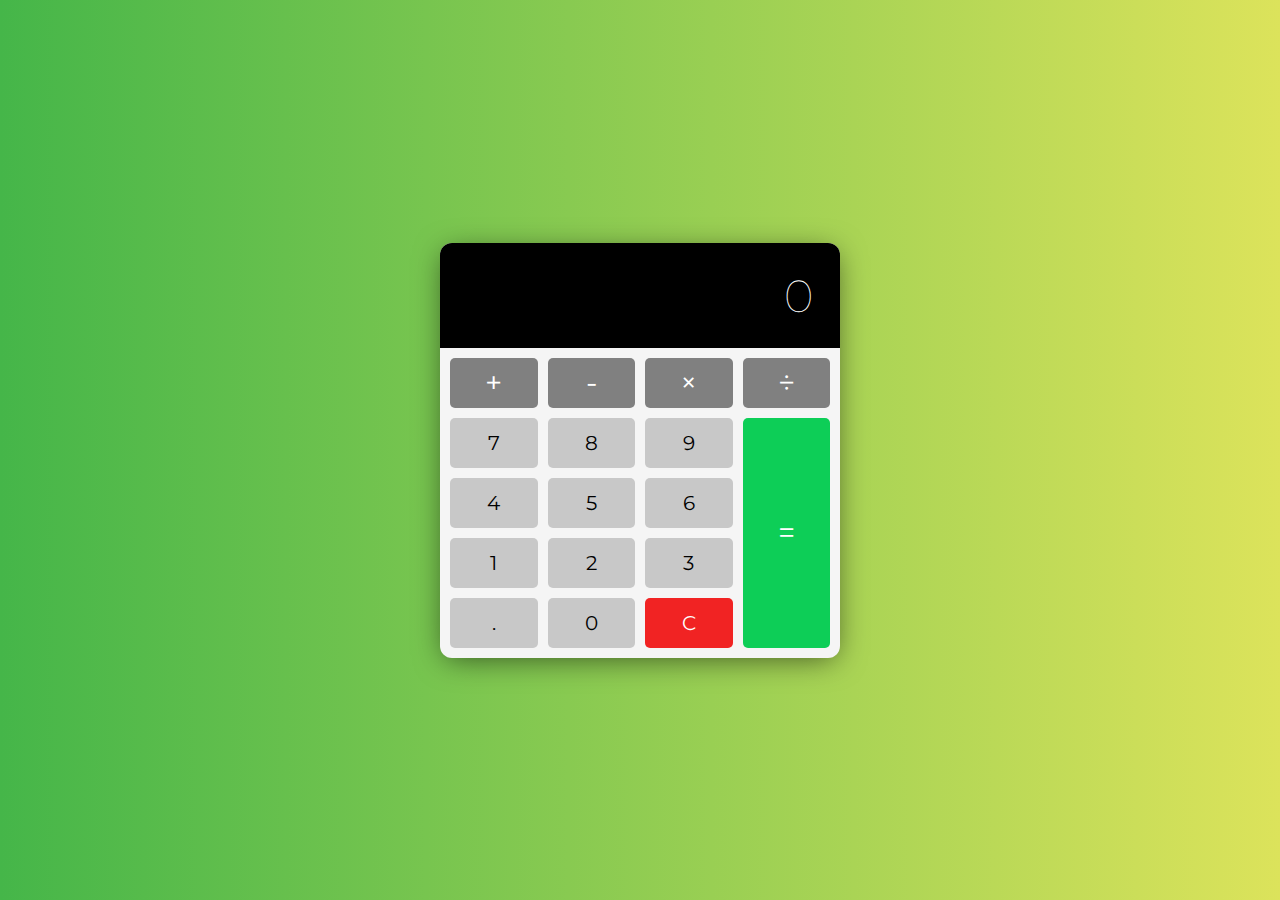
<file: Calculator/index.html>
<!DOCTYPE html>
<html lang="en">
  <head>
    <meta charset="UTF-8" />
    <meta name="viewport" content="width=device-width, initial-scale=1.0" />
    <title>JavaScript Calculator</title>
    <link rel="icon" type="image/png" href="favicon.png" />
    <link rel="stylesheet" href="style.css" />
  </head>
  <body>
    <!-- Calculator -->
    <div class="calculator">
      <!-- Display -->
      <div class="calculator-display">
        <h1>0</h1>
      </div>
      <!-- Buttons -->
      <div class="calculator-buttons">
        <button class="operator" value="+">+</button>
        <button class="operator" value="-">-</button>
        <button class="operator" value="*">×</button>
        <button class="operator" value="/">÷</button>
        <button value="7">7</button>
        <button value="8">8</button>
        <button value="9">9</button>
        <button value="4">4</button>
        <button value="5">5</button>
        <button value="6">6</button>
        <button value="1">1</button>
        <button value="2">2</button>
        <button value="3">3</button>
        <button class="decimal" value=".">.</button>
        <button value="0">0</button>
        <button class="clear" id="clearBtn">C</button>
        <button class="equals-sign operator" value="=">=</button>
      </div>
    </div>
    <script src="script.js"></script>
  </body>
</html>
</file>
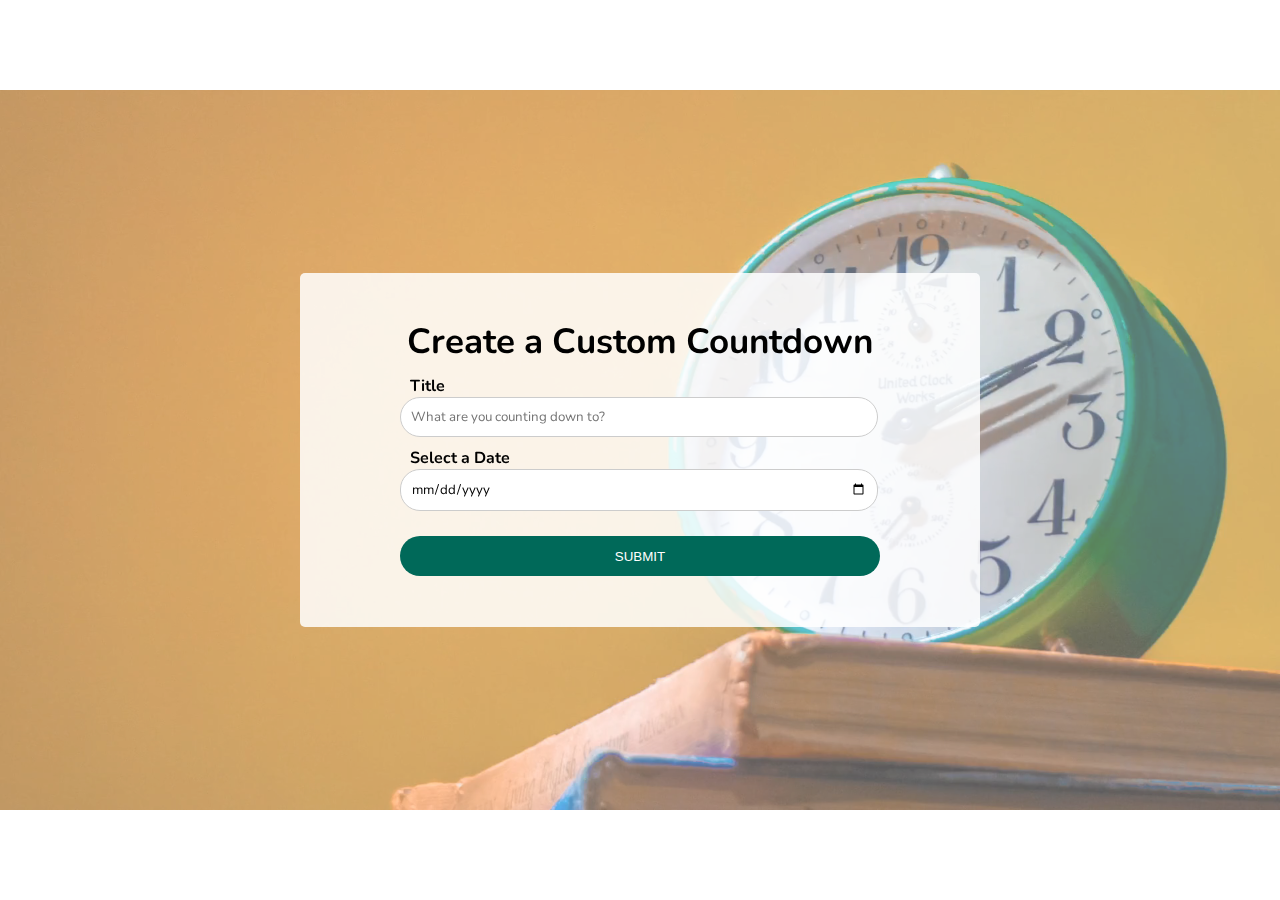
<file: Custom Countdown/index.html>
<!DOCTYPE html>
<html lang="en">
<head>
    <meta charset="UTF-8">
    <meta name="viewport" content="width=device-width, initial-scale=1.0">
    <title>Custom-Countdown</title>
    <!-- <link rel="icon" type="image/png" href="favicon.png" /> -->
    <link rel="stylesheet" href="style.css" />
</head>
<body>
        <!-- Video Background -->
        <video class="video-background" loop muted autoplay>
            <source src="time.mp4" />
          </video>
          <div class="video-overlay"></div>
      
          <!-- Container -->
          <div class="container">
            <!-- Input -->
            <div class="input-container" id="input-container">
              <h1>Create a Custom Countdown</h1>
              <form class="form" id="countdownForm">
                <label for="title">Title</label>
                <input
                  type="text"
                  id="title"
                  placeholder="What are you counting down to?"
                />
                <label for="date-picker">Select a Date</label>
                <input type="date" id="date-picker" />
                <button type="submit">Submit</button>
              </form>
            </div>
      
            <!-- Countdown -->
            <div class="countdown" id="countdown" hidden>
              <h1 id="countdown-title">Countdown Title Here</h1>
              <ul>
                <li><span></span> Days</li>
                <li><span></span> Hours</li>
                <li><span></span> Minutes</li>
                <li><span></span> Seconds</li>
              </ul>
              <button id="countdown-button">Reset</button>
            </div>
      
            <!-- Countdown Completed -->
            <div class="complete" id="complete" hidden>
              <h1 class="complete-title">Countdown Complete!</h1>
              <h1 id="complete-info"></h1>
              <button id="complete-button">New Countdown</button>
            </div>
          </div>
    <script src="script.js"></script>
</body>
</html>
</file>
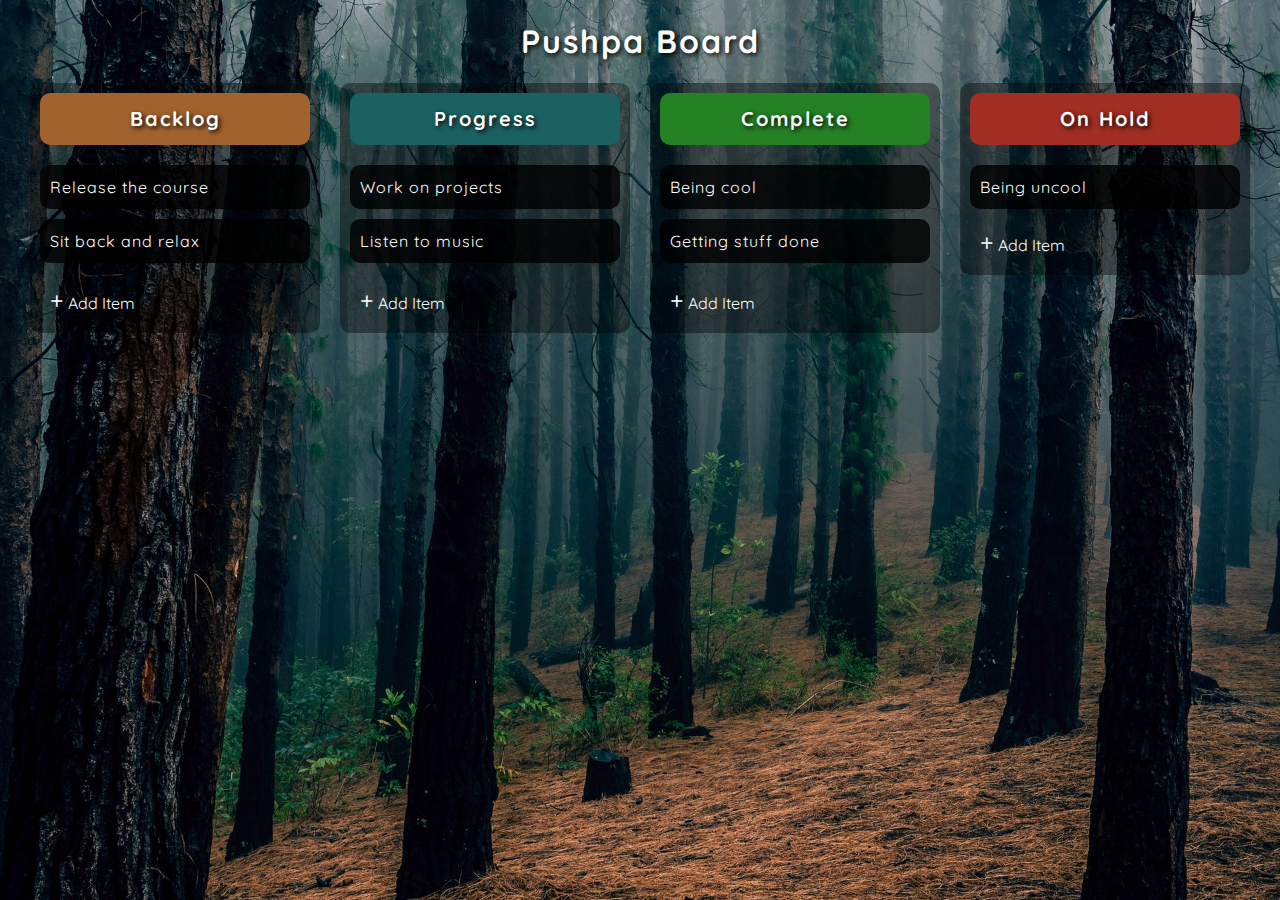
<file: Drag and Drop/index.html>
<!DOCTYPE html>
<html lang="en">
  <head>
    <meta charset="UTF-8" />
    <meta name="viewport" content="width=device-width, initial-scale=1.0" />
    <title>Drag and Drop</title>
    <link rel="icon" type="image/png" href="favicon.png" />
    <link rel="stylesheet" href="style.css" />
  </head>
  <body>
    <h1 class="main-title">Pushpa Board</h1>
    <div class="drag-container">
      <ul class="drag-list">
        <!-- Backlog Column -->
        <li class="drag-column backlog-column">
          <span class="header">
            <h1>Backlog</h1>
          </span>
          <!-- Backlog Content -->
          <div id="backlog-content" class="custom-scroll">
            <ul
              class="drag-item-list"
              id="backlog-list"
              ondrop="drop(event)"
              ondragover="allowDrop(event)"
              ondragenter="dragEnter(0)"
            ></ul>
          </div>
          <!-- Add Button Group-->
          <div class="add-btn-group">
            <div class="add-btn" onclick="showInputBox(0)">
              <span class="plus-sign">+</span>
              <span class="">Add Item</span>
            </div>
            <div class="add-btn solid" onclick="hideInputBox(0)">
              <span>Save Item</span>
            </div>
          </div>
          <div class="add-container">
            <div class="add-item" contenteditable="true"></div>
          </div>
        </li>

        <!-- progress Column -->
        <li class="drag-column progress-column">
          <span class="header">
            <h1>Progress</h1>
          </span>
          <!-- progress Content -->
          <div id="progress-content" class="custom-scroll">
            <ul
              class="drag-item-list"
              id="progress-list"
              ondrop="drop(event)"
              ondragover="allowDrop(event)"
              ondragenter="dragEnter(1)"
            ></ul>
          </div>
          <!-- Add Button Group-->
          <div class="add-btn-group">
            <div class="add-btn" onclick="showInputBox(1)">
              <span class="plus-sign">+</span>
              <span class="">Add Item</span>
            </div>
            <div class="add-btn solid" onclick="hideInputBox(1)">
              <span>Save Item</span>
            </div>
          </div>
          <div class="add-container">
            <div class="add-item" contenteditable="true"></div>
          </div>
        </li>

        <!-- complete Column -->
        <li class="drag-column complete-column">
          <span class="header">
            <h1>Complete</h1>
          </span>
          <!-- complete Content -->
          <div id="complete-content" class="custom-scroll">
            <ul
              class="drag-item-list"
              id="complete-list"
              ondrop="drop(event)"
              ondragover="allowDrop(event)"
              ondragenter="dragEnter(2)"
            ></ul>
          </div>
          <!-- Add Button Group-->
          <div class="add-btn-group">
            <div class="add-btn" onclick="showInputBox(2)">
              <span class="plus-sign">+</span>
              <span class="">Add Item</span>
            </div>
            <div class="add-btn solid" onclick="hideInputBox(2)">
              <span>Save Item</span>
            </div>
          </div>
          <div class="add-container">
            <div class="add-item" contenteditable="true"></div>
          </div>
        </li>

        <!-- on-hold Column -->
        <li class="drag-column on-hold-column">
          <span class="header">
            <h1>On Hold</h1>
          </span>
          <!-- on-hold Content -->
          <div id="on-hold-content" class="custom-scroll">
            <ul
              class="drag-item-list"
              id="on-hold-list"
              ondrop="drop(event)"
              ondragover="allowDrop(event)"
              ondragenter="dragEnter(3)"
            ></ul>
          </div>
          <!-- Add Button Group-->
          <div class="add-btn-group">
            <div class="add-btn" onclick="showInputBox(3)">
              <span class="plus-sign">+</span>
              <span class="">Add Item</span>
            </div>
            <div class="add-btn solid" onclick="hideInputBox(3)">
              <span>Save Item</span>
            </div>
          </div>
          <div class="add-container">
            <div class="add-item" contenteditable="true"></div>
          </div>
        </li>
      </ul>
    </div>
    <!-- Script -->
    <script src="script.js"></script>
  </body>
</html>
</file>
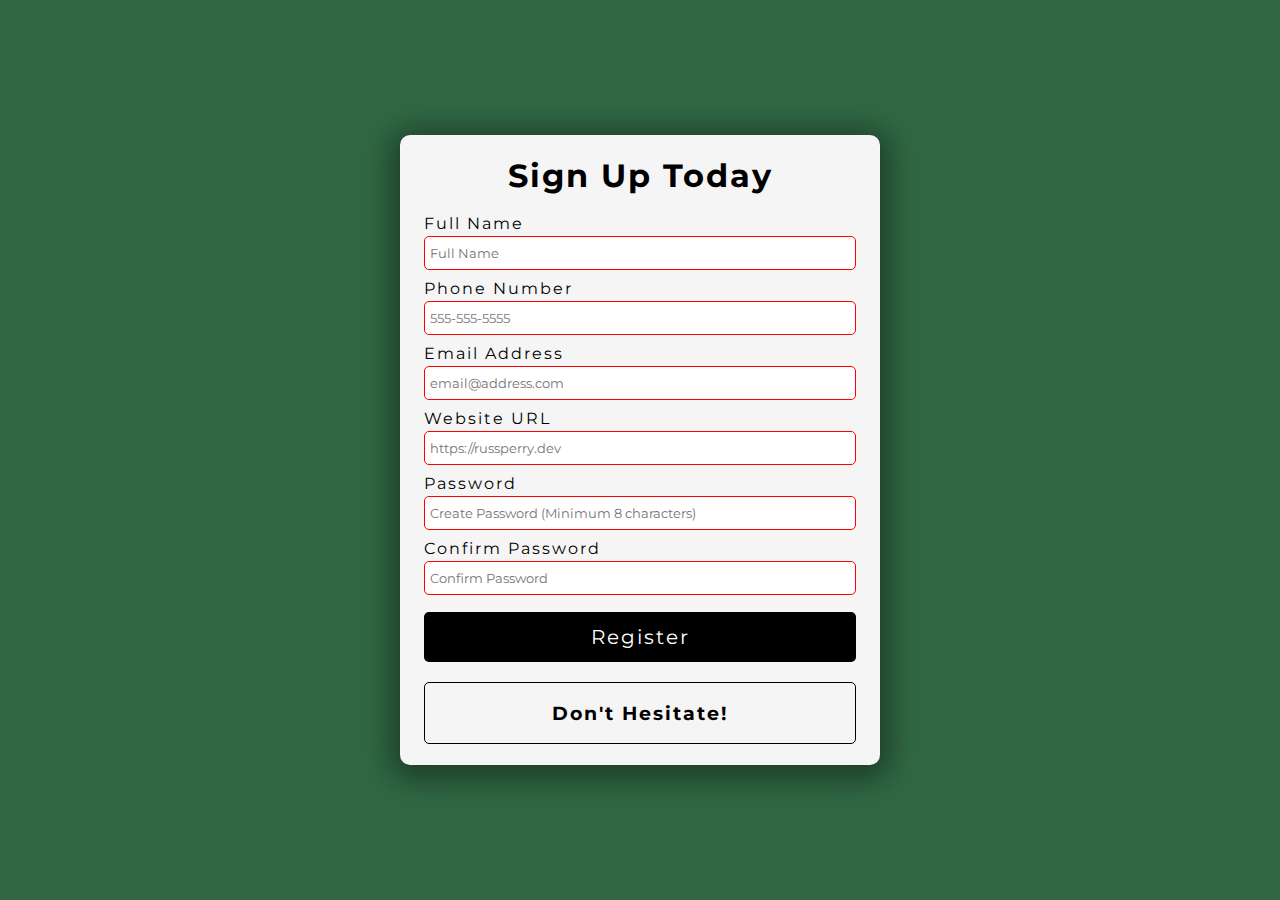
<file: Form Validation/index.html>
<!DOCTYPE html>
<html lang="en">
<head>
    <meta charset="UTF-8">
    <meta name="viewport" content="width=device-width, initial-scale=1.0">
    <title>Form Validation</title>
    <link rel="stylesheet" href="style.css" />
</head>
<body>
    <div class="container">
        <h1>Sign Up Today</h1>
        <!-- Form -->
        <form id="form">
          <!-- Full Name -->
          <div class="form-group">
            <label for="name">Full Name</label>
            <input
              type="text"
              id="name"
              placeholder="Full Name"
              name="name"
              required
              minlength="3"
              maxlength="100"
            />
          </div>
          <!-- Phone Number -->
          <div class="form-group">
            <label for="phone">Phone Number</label>
            <input
              type="tel"
              id="phone"
              placeholder="555-555-5555"
              name="phone"
              required
              pattern="[0-9]{3}-[0-9]{3}-[0-9]{4}"
            />
          </div>
          <!-- Email -->
          <div class="form-group">
            <label for="email">Email Address</label>
            <input
              type="email"
              id="email"
              placeholder="email@address.com"
              name="email"
              required
            />
          </div>
          <!-- Website URL -->
          <div class="form-group">
            <label for="website">Website URL</label>
            <input
              type="url"
              id="website"
              name="website"
              placeholder="https://russperry.dev"
              required
            />
          </div>
          <!-- Password -->
          <div class="form-group">
            <label for="password1">Password</label>
            <input
              type="password"
              id="password1"
              placeholder="Create Password (Minimum 8 characters)"
              required
              pattern="^(?=.*\d)(?=.*[a-z])(?=.*[A-Z])(?=.*[a-zA-Z]).{8,}$"
              title="Please enter at least 1 captial letter, 1 lowercase letter, and 1 number."
            />
          </div>
          <!-- Confirm Password -->
          <div class="form-group">
            <label for="password2">Confirm Password</label>
            <input
              type="password"
              id="password2"
              name="password"
              placeholder="Confirm Password"
              required
              pattern="^(?=.*\d)(?=.*[a-z])(?=.*[A-Z])(?=.*[a-zA-Z]).{8,}$"
            />
          </div>
          <button type="submit">Register</button>
        </form>
        <!-- Error / Success Message -->
        <div class="message-container">
          <h3 id="message">
            Don't Hesitate!
          </h3>
        </div>
      </div>

    <script src="script.js"></script>
</body>
</html>
</file>
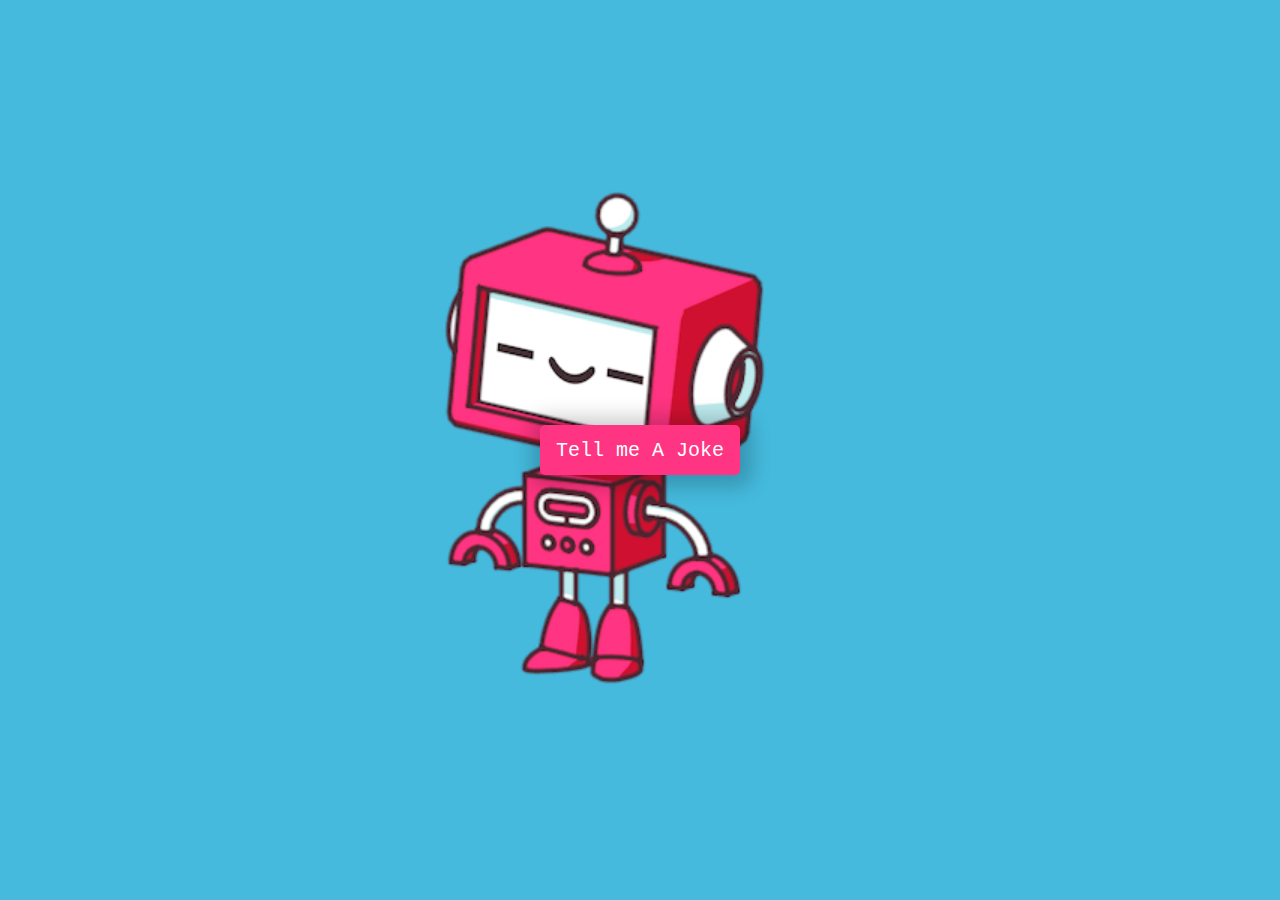
<file: Joke Teller/index.html>
<!DOCTYPE html>
<html lang="en">
<head>
    <meta charset="UTF-8">
    <meta name="viewport" content="width=device-width, initial-scale=1.0">
    <title>Joke teller</title>
    <link rel="stylesheet" href="style.css">
    <link rel="icon" type="image/png" href="https://s2.googleuser.com/
    s2/favicons?domain=www.jacinto.design">
</head>
<body>
    <div class="container">
        <button id="button">Tell me A Joke</button>
        <audio id="audio" controls hidden></audio>
    </div>
   <script src="voice.js"></script>
   <script src="script.js"></script>
</body>
</html>
</file>
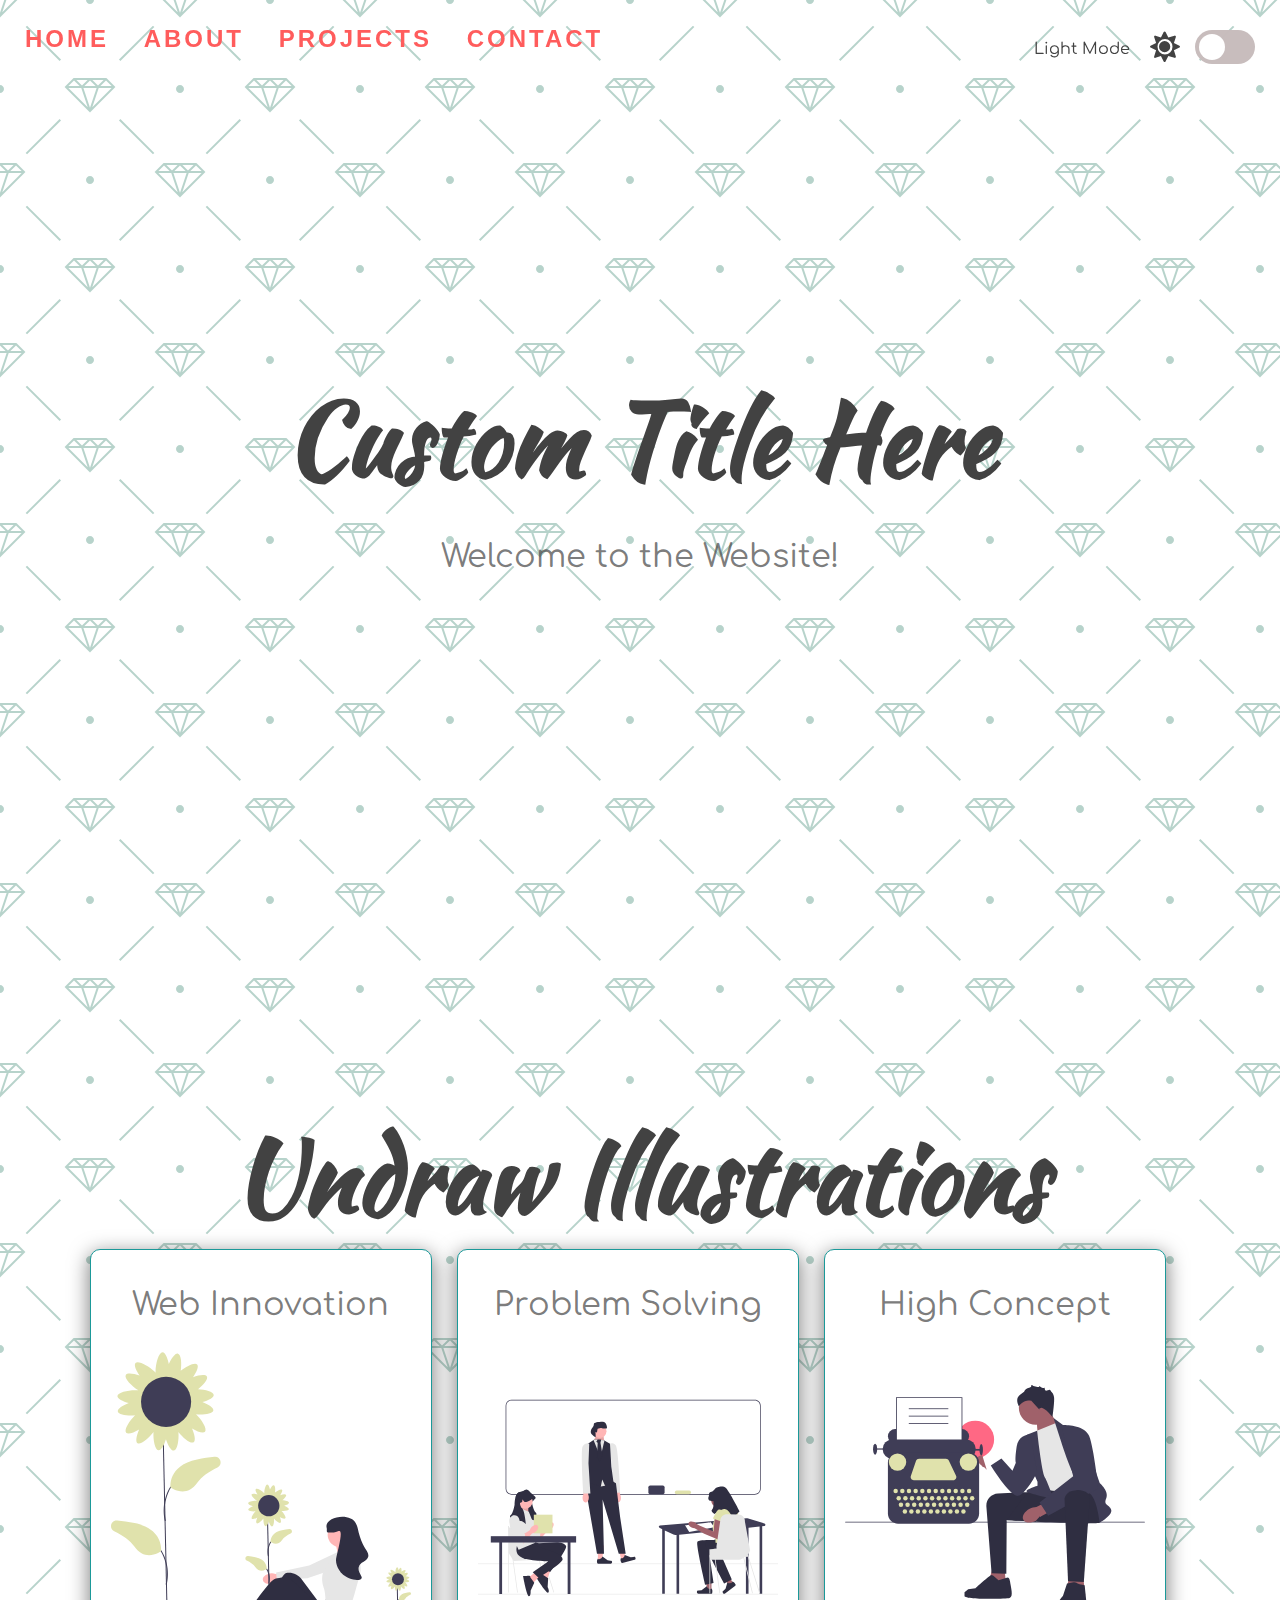
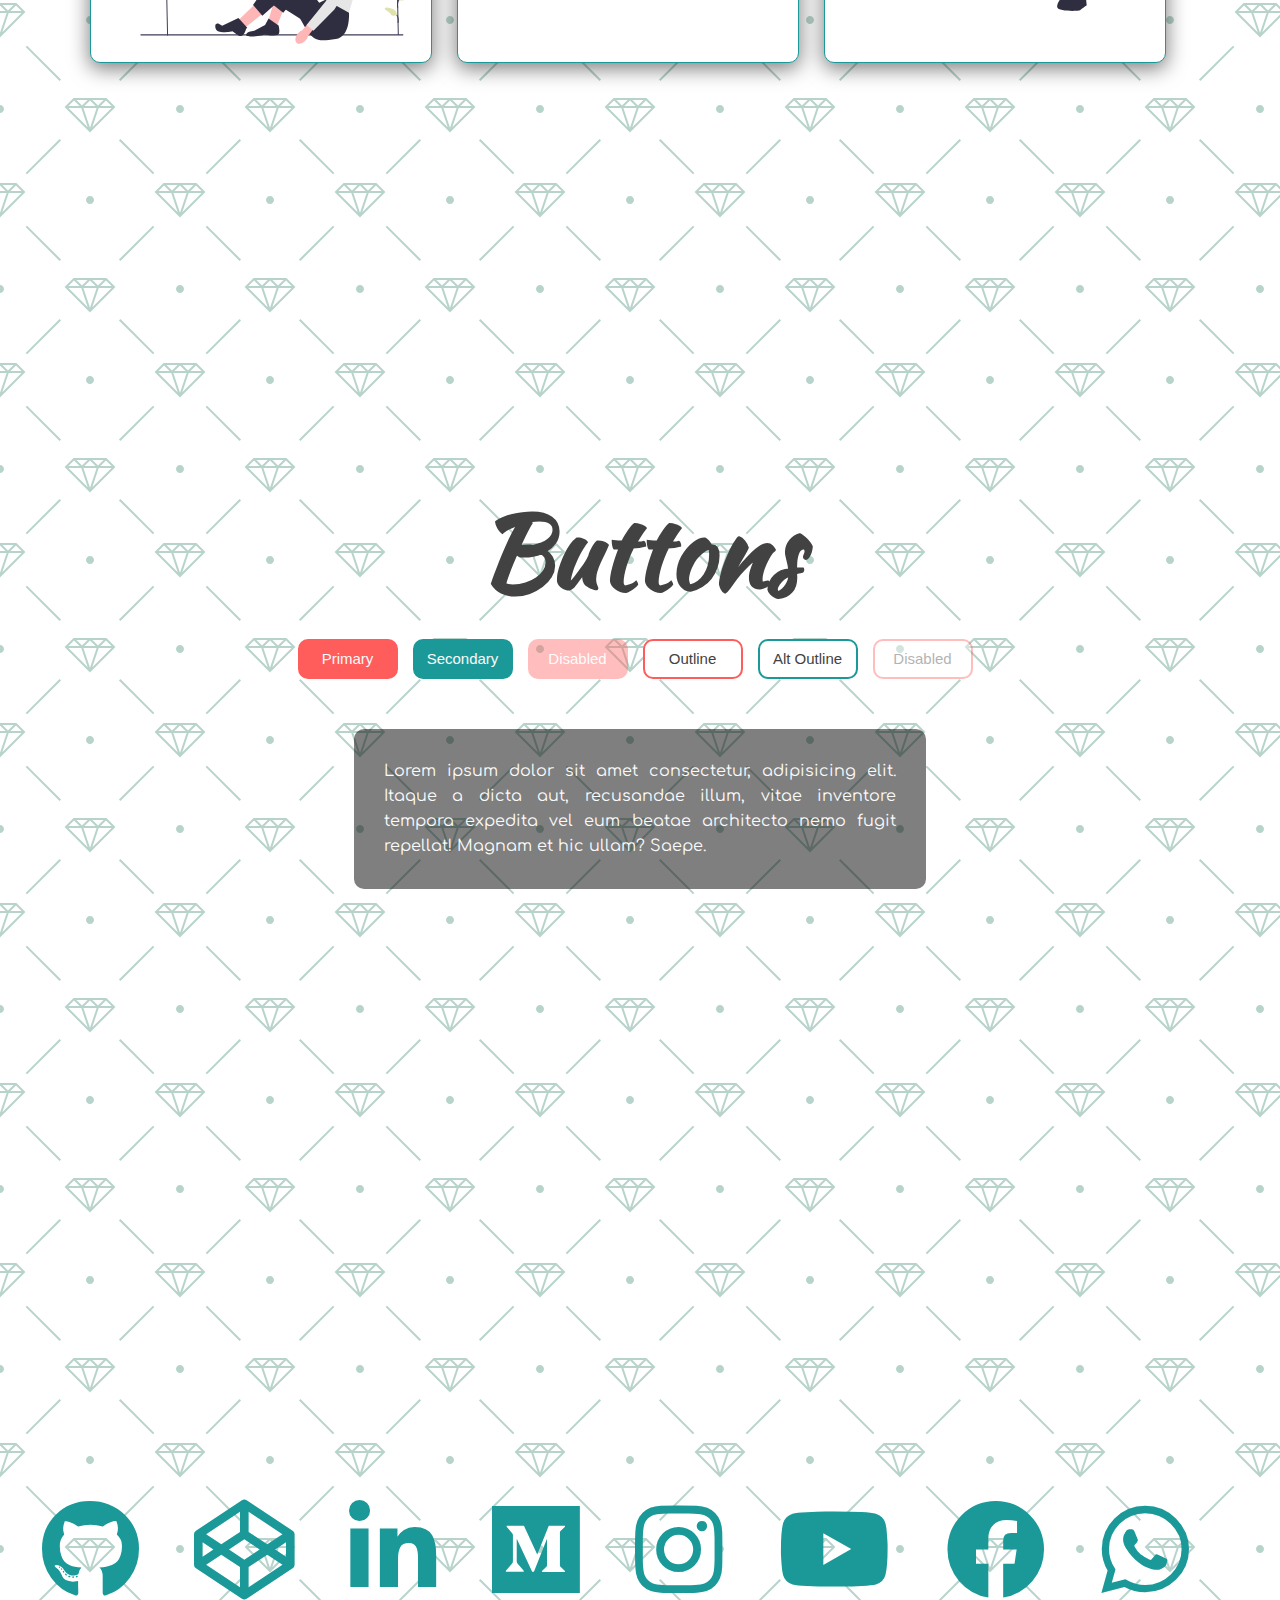
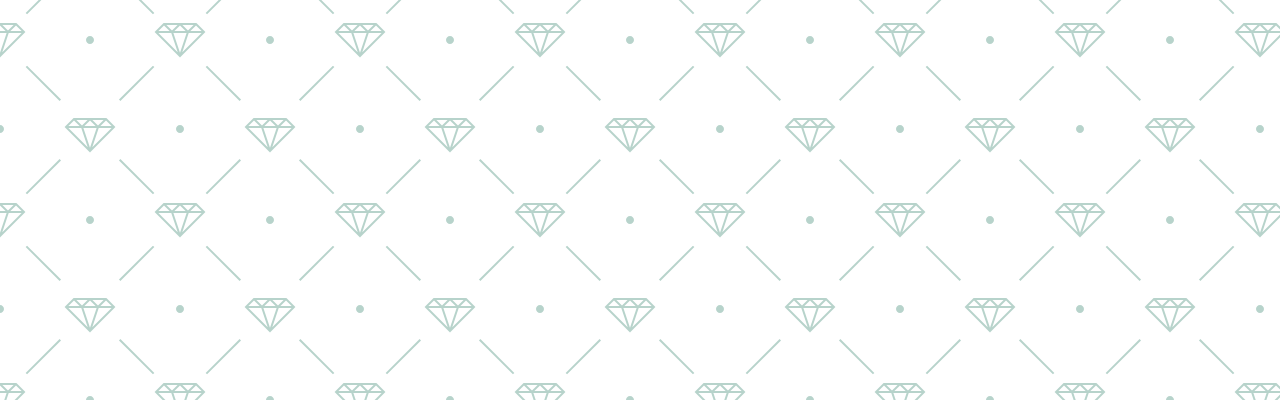
<file: Light and Dark Mode/index.html>
<!DOCTYPE html>
<html lang="en">
<head>
    <meta charset="UTF-8">
    <meta name="viewport" content="width=device-width, initial-scale=1.0">
    <title>light and dark mode</title>
    <link rel="icon" type="image/png" href="https://s2.googleuser.com/
    s2/favicons?domain=www.jacinto.design">
    <link rel="stylesheet" href="https://cdnjs.cloudflare.com/ajax/libs/font-awesome/5.10.2/css/all.min.css"/> 
    <link rel="stylesheet" href="style.css">
</head>
<body>
   <!-- Dark mode Switch -->
   <div class="theme-switch-wrapper">
    <span id="toggle-icon">
     <span class="toggle-text">Light Mode</span>
     <i class="fas fa-sun"></i>
    </span>
    <label class="theme-switch">
     <input type="checkbox">
     <div class="slider round"></div>
    </label>
 </div>

 <!-- navigation -->
<nav id="nav">
 <a href="#home">HOME</a>
 <a href="#about">ABOUT</a>
 <a href="#projects">PROJECTS</a>
 <a href="#contact">CONTACT</a>
</nav>
 <!-- home section -->
<section id="home">
 <div class="title-group">
     <h1>Custom Title Here</h1>
     <h2>Welcome to the Website!</h2>
 </div>
</section>
<!-- About section -->
<section id="about">
 <h1>Undraw Illustrations</h1>
 <div class="about-container">
     <div class="image-container">
     <h2>Web Innovation</h2>
     <img src="undraw_blooming_light.svg" alt="Blooming coder" 
     id="image1">
 </div>
 <div class="image-container">
     <h2>Problem Solving</h2>
     <img src="undraw_educator_light.svg" alt="Educator coder" 
     id="image2">
 </div>
 <div class="image-container">
     <h2>High Concept</h2>
     <img src="undraw_writer_light.svg" alt="Writer coder" 
     id="image3">
 </div>
</div>
</section>
<!-- projects section -->
<section id="projects">
 <h1>Buttons</h1>
 <div class="buttons">
     <button class="primary">Primary</button>
     <button class="secondary">Secondary</button>
     <button class="primary" disabled>Disabled</button>
     <button class="outline">Outline</button>
     <button class="secondary outline">Alt Outline</button>
     <button class="outline" disabled>Disabled</button>       
 </div>
 <div class="text-box" id="text-box">
     <p>Lorem ipsum dolor sit amet consectetur, adipisicing elit. Itaque a dicta aut, recusandae illum, vitae inventore tempora expedita vel eum beatae architecto nemo fugit repellat! Magnam et hic ullam? Saepe.
     </p>
 </div>
</section>
<!-- contact section -->
<section id="contact">
      <div class="social-icons">
         <i class="fab fa-github"></i>
         <i class="fab fa-codepen"></i>
         <i class="fab fa-linkedin-in"></i>
         <i class="fab fa-medium"></i>
         <i class="fab fa-instagram"></i>
         <i class="fab fa-youtube"></i>
         <i class="fab fa-facebook"></i>
         <i class="fab fa-whatsapp"></i>

      </div>
</section>
<script src="script.js"></script>
</body>
</html>
</file>
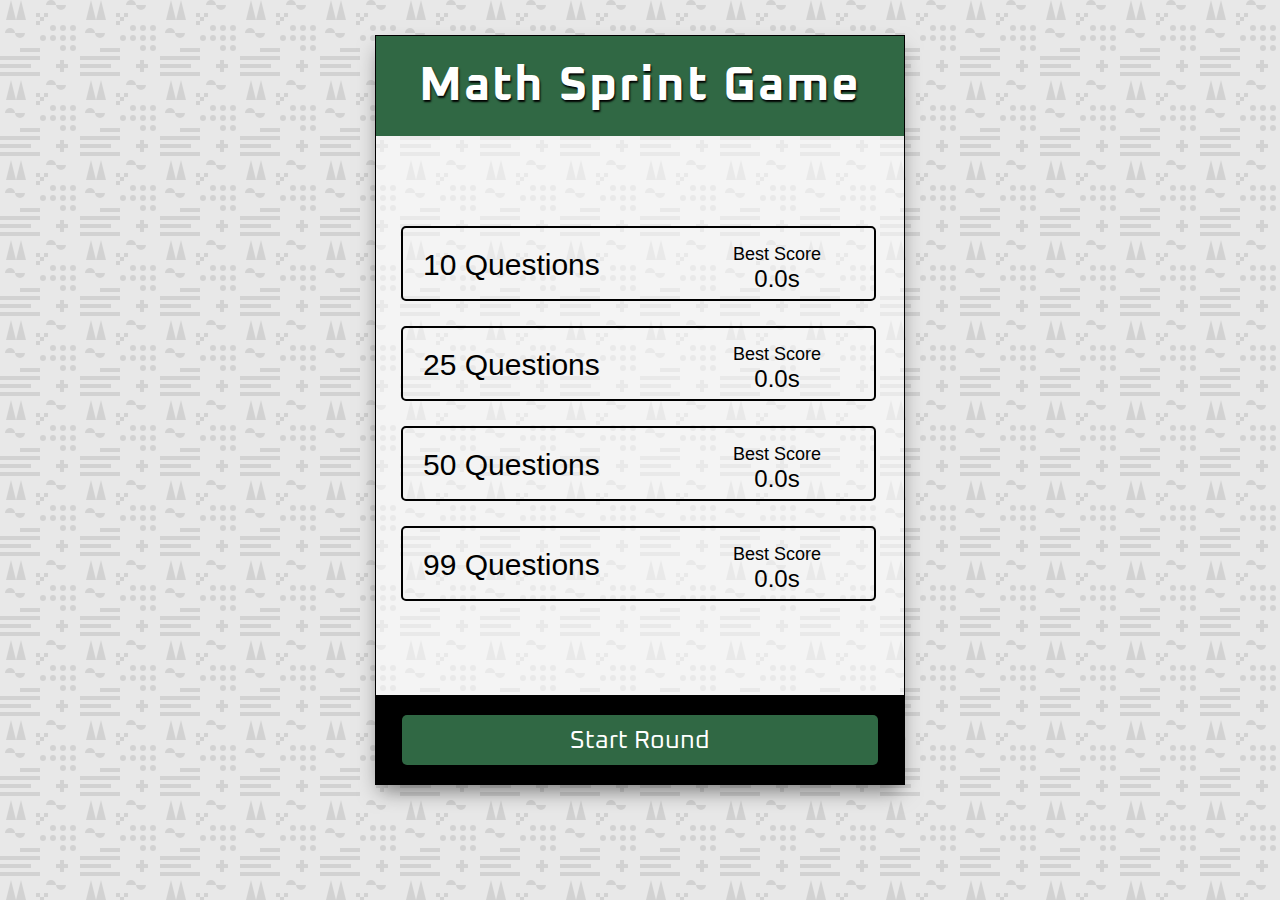
<file: Math spirit Game/index.html>
<!DOCTYPE html>
<html lang="en">
  <head>
    <meta charset="UTF-8" />
    <meta name="viewport" content="width=device-width, initial-scale=1.0" />
    <title>Math Sprint Game</title>
    <link rel="icon" type="image/png" href="favicon.png" />
    <link rel="stylesheet" href="style.css" />
  </head>
  <body>
    <div class="game-container">
      <!-- Header -->
      <div class="header">
        <h1>Math Sprint Game</h1>
      </div>

      <!-- Splash Page -->
      <div class="card" id="splash-page">
        <form id="start-form">
          <div class="selection-container">
            <!-- 10 Questions Radio Input -->
            <div class="radio-container">
              <label for="value-10">10 Questions</label>
              <input type="radio" name="questions" value="10" id="value-10" />
              <span class="best-score">
                <span>Best Score</span>
                <span class="best-score-value"></span>
              </span>
            </div>
            <!-- 25 Questions Radio Input -->
            <div class="radio-container">
              <label for="value-25">25 Questions</label>
              <input type="radio" name="questions" value="25" id="value-25" />
              <span class="best-score">
                <span>Best Score</span>
                <span class="best-score-value"></span>
              </span>
            </div>
            <!-- 50 Questions Radio Input -->
            <div class="radio-container">
              <label for="value-50">50 Questions</label>
              <input type="radio" name="questions" value="50" id="value-50" />
              <span class="best-score">
                <span>Best Score</span>
                <span class="best-score-value"></span>
              </span>
            </div>
            <!-- 99 Questions Radio Input -->
            <div class="radio-container">
              <label for="value-99">99 Questions</label>
              <input type="radio" name="questions" value="99" id="value-99" />
              <span class="best-score">
                <span>Best Score</span>
                <span class="best-score-value"></span>
              </span>
            </div>
          </div>
          <!-- Start Button -->
          <div class="selection-footer">
            <button class="start" type="submit">Start Round</button>
          </div>
        </form>
      </div>

      <!-- Countdown Page -->
      <div class="card" id="countdown-page" hidden>
        <h1 class="countdown">3</h1>
      </div>

      <!-- Game Page -->
      <div class="card" id="game-page" hidden>
        <!-- Item Container -->
        <div class="item-container"></div>
        <!-- Right/Wrong Buttons -->
        <div class="item-footer">
          <button class="wrong" onclick="select(false)">Wrong</button>
          <button class="right" onclick="select(true)">Right</button>
        </div>
      </div>

      <!-- Score Page -->
      <div class="card" id="score-page" hidden>
        <!-- Score Container -->
        <div class="score-container">
          <h1 class="title">Your Time</h1>
          <h1 class="final-time"></h1>
          <h1 class="base-time"></h1>
          <h1 class="penalty-time"></h1>
        </div>
        <!-- Play Again Button -->
        <div class="score-footer">
          <button class="play-again" onclick="playAgain()" hidden>
            Play Again
          </button>
        </div>
      </div>
    </div>
    <!-- Script -->
    <script src="shuffle.js"></script>
    <script src="script.js"></script>
  </body>
</html>
</file>
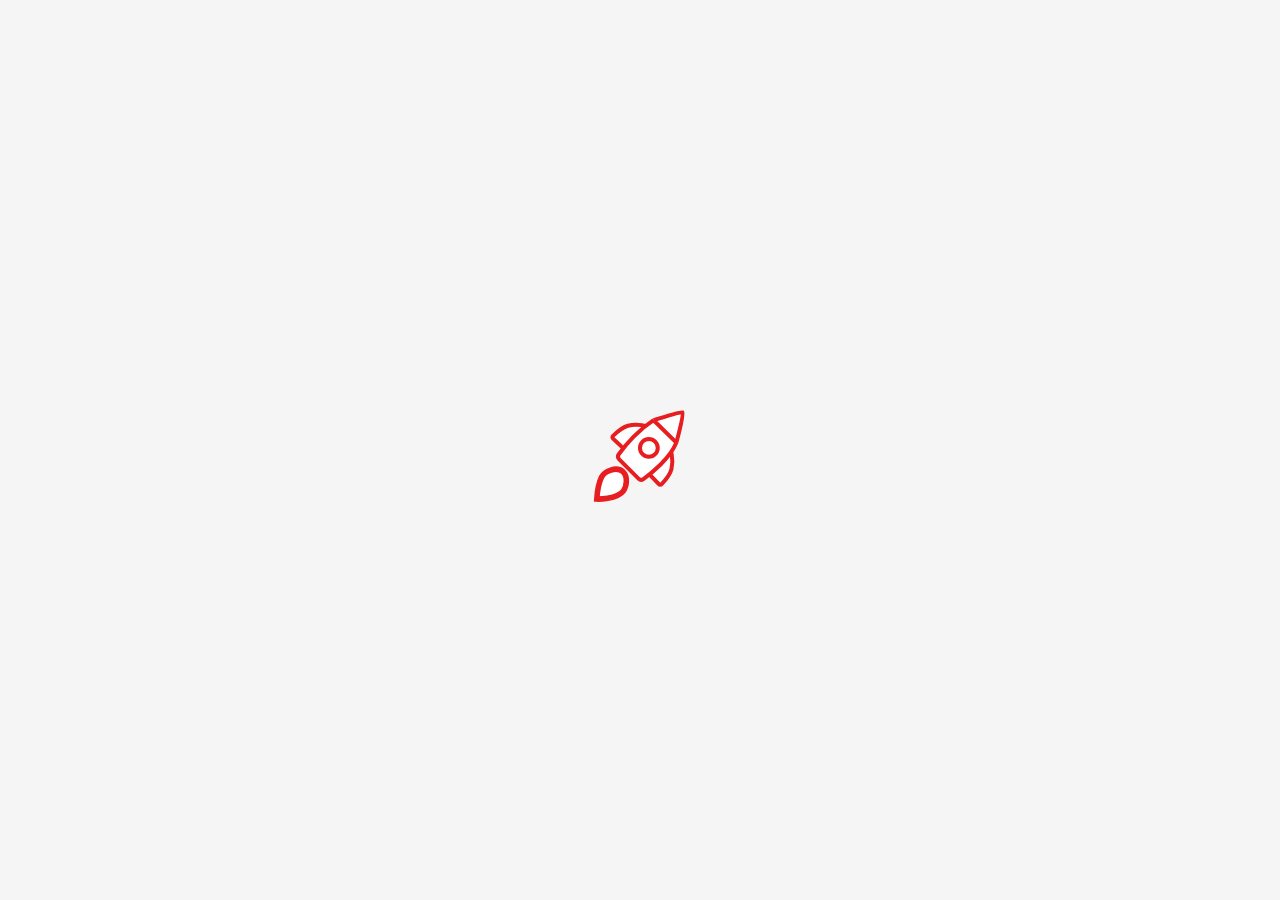
<file: Nasa-APOD/index.html>
<!DOCTYPE html>
<html lang="en">
  <head>
    <meta charset="UTF-8" />
    <meta name="viewport" content="width=device-width, initial-scale=1.0" />
    <title>NASA API Pictures</title>
    <link rel="stylesheet" href="style.css" />
    <link
      rel="icon"
      type="image/png"
      href="https://s2.googleusercontent.com/s2/favicons?domain=www.nasa.gov"
    />
  </head>
  <body>
    <!-- Loader -->
    <div class="loader hidden">
      <img src="rocket.svg" alt="Rocket Icon" />
    </div>

    <!-- Container -->
    <div class="container">
      <!-- Navigation -->
      <div class="navigation-container">
        <span class="background"></span>
        <!-- Results Nav -->
        <span class="navigation-items" id="resultsNav">
          <h3 class="clickable" onclick="updateDOM('favorites')">Favorites</h3>
          <h3>&nbsp;&nbsp;&nbsp;•&nbsp;&nbsp;&nbsp;</h3>
          <h3 class="clickable" onclick="getNasaPictures()">Load More</h3>
        </span>
        <!-- Favorites Nav -->
        <span class="navigation-items hidden" id="favoritesNav">
          <h3 class="clickable" onclick="getNasaPictures()">
            Load More NASA Images
          </h3>
        </span>
      </div>

      <!-- Images Container -->
      <div class="images-container"></div>
    </div>

    <!-- Save Confirmation -->
    <div class="save-confirmed" hidden>
      <h1>ADDED!</h1>
    </div>

    <!-- Script -->
    <script src="script.js"></script>
  </body>
</html>
</file>
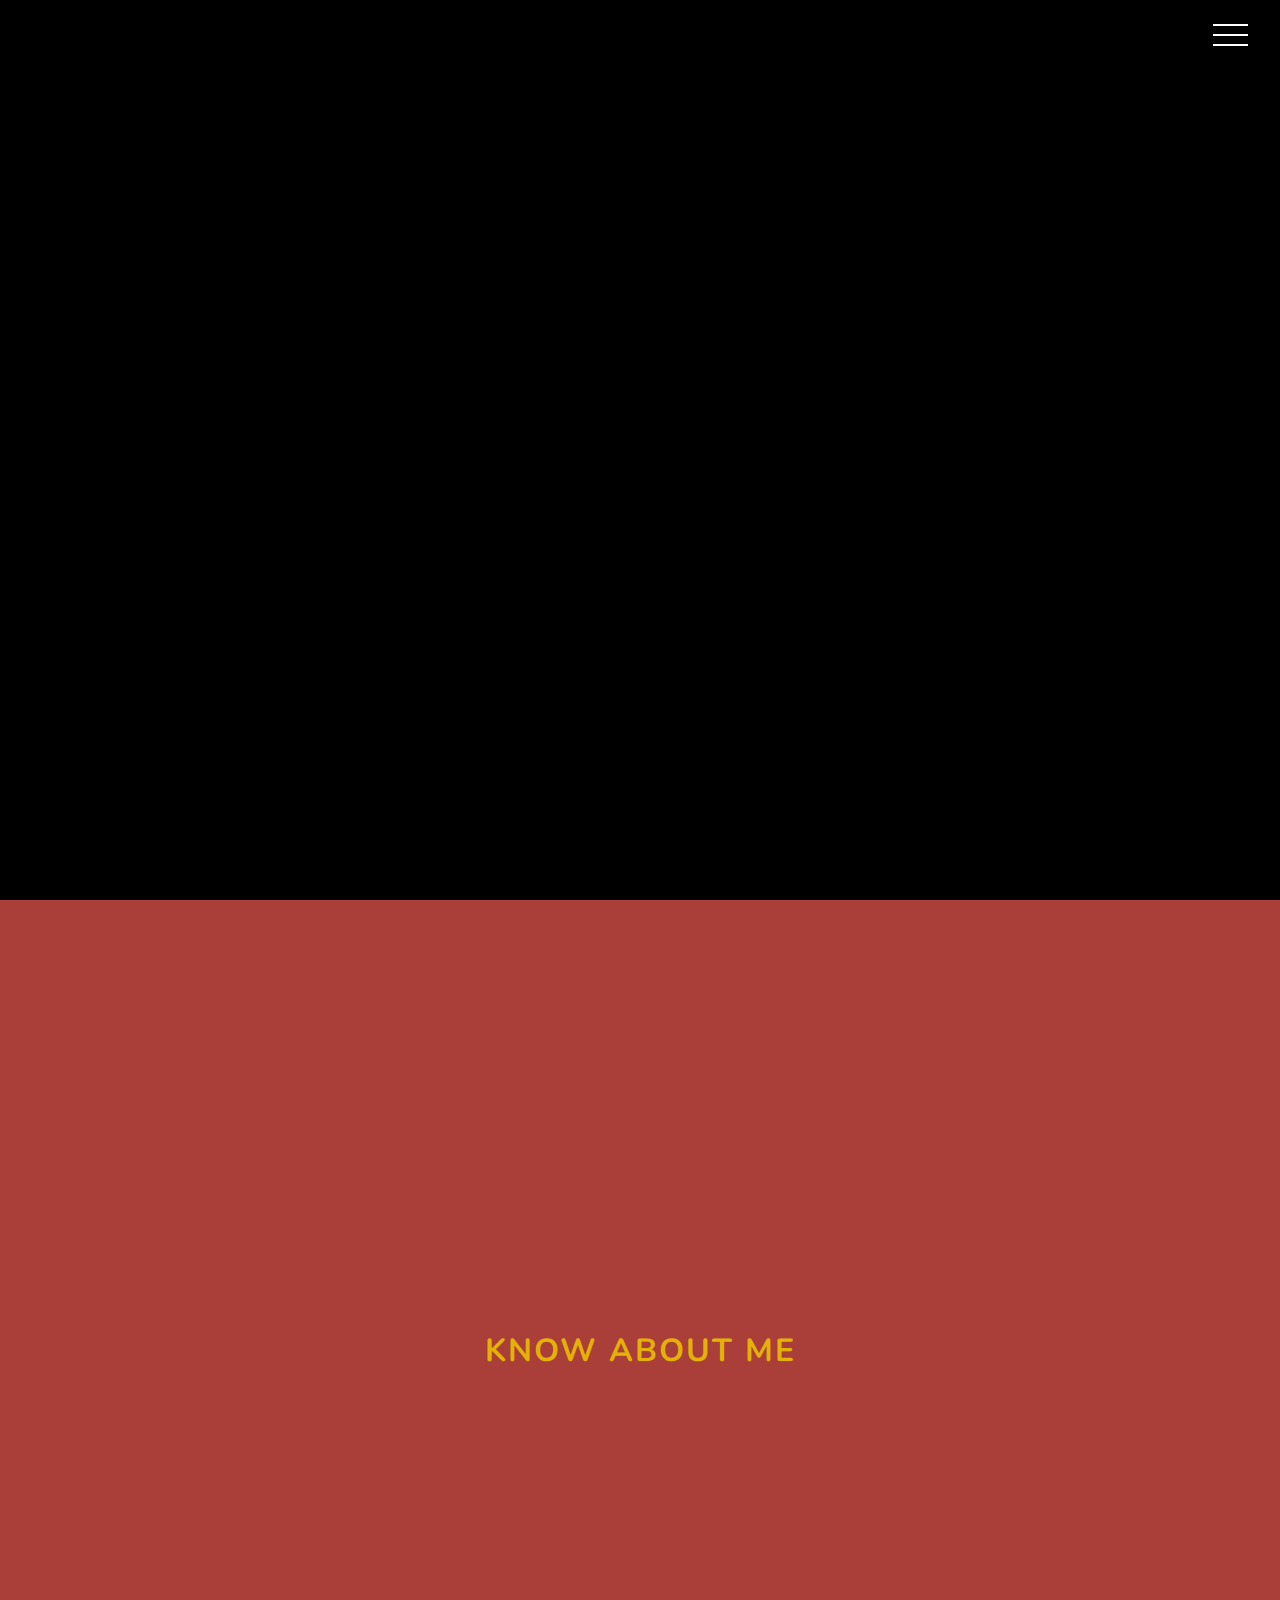
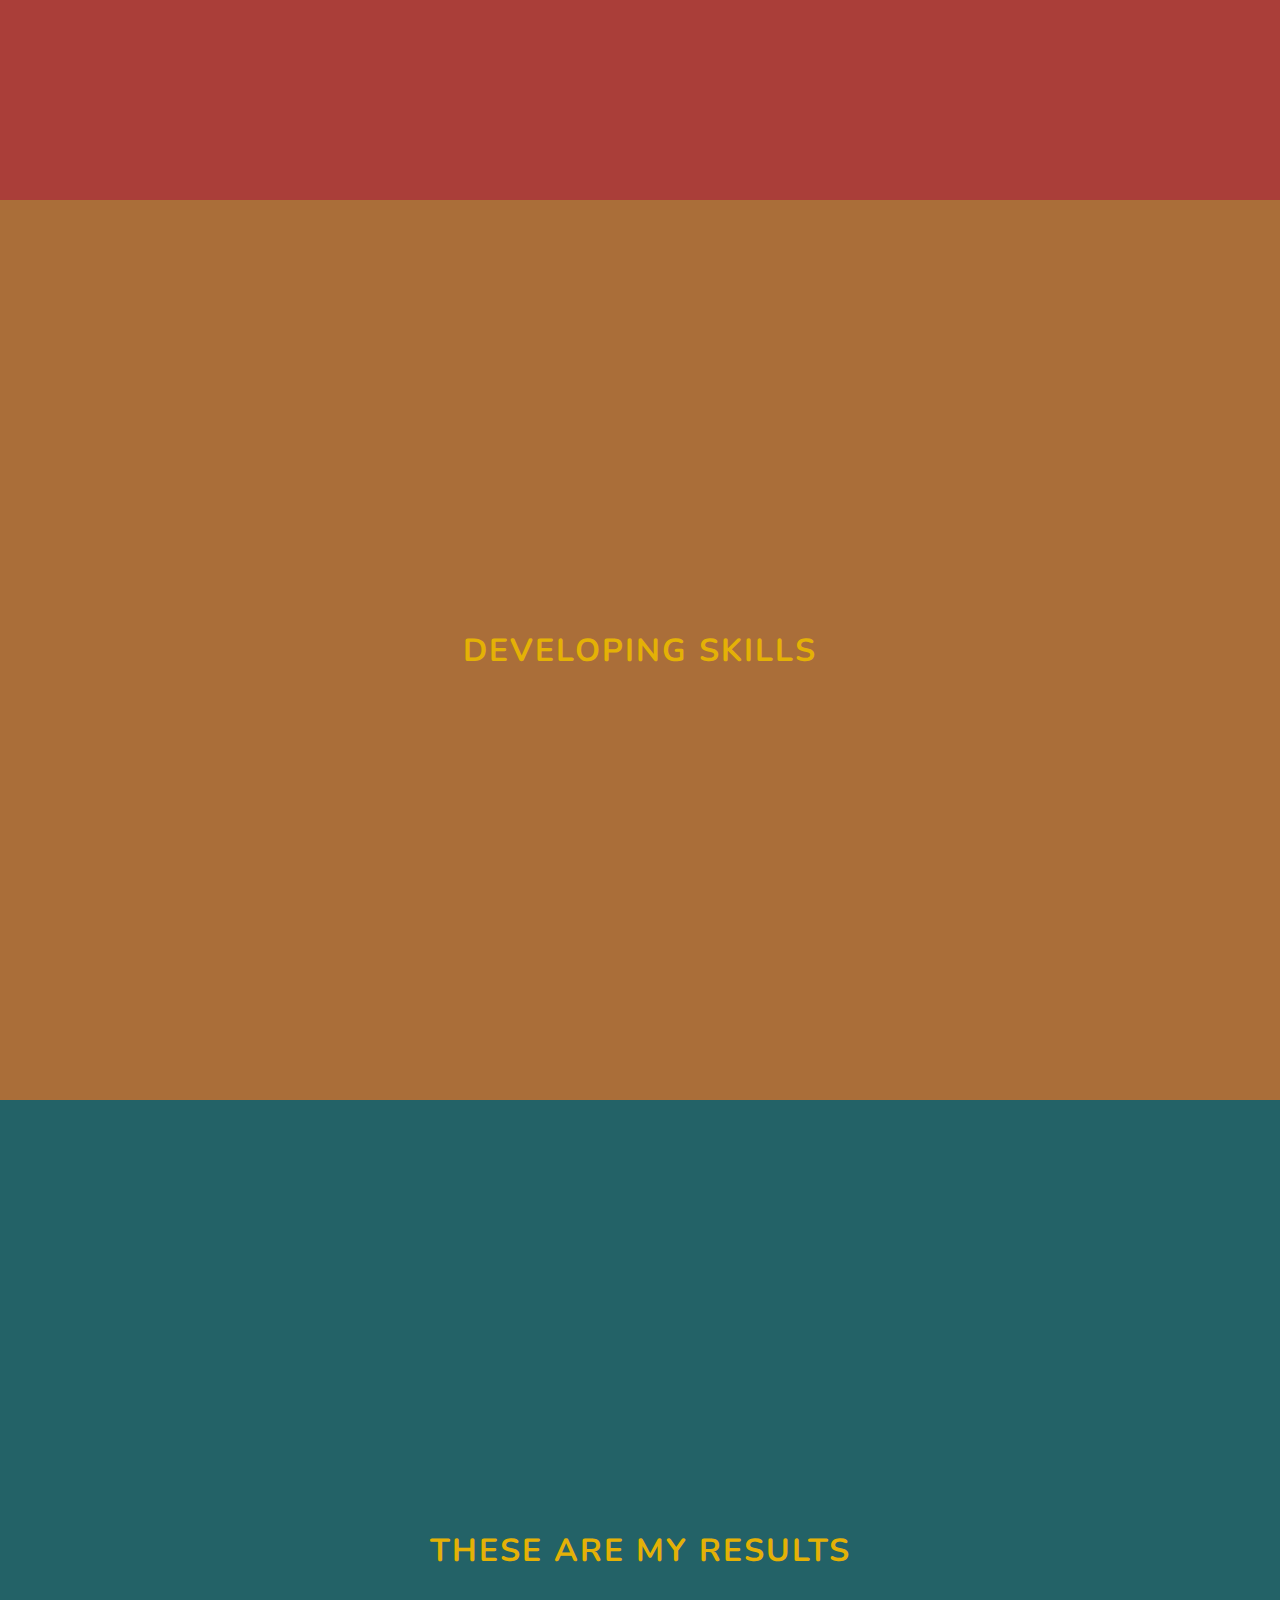
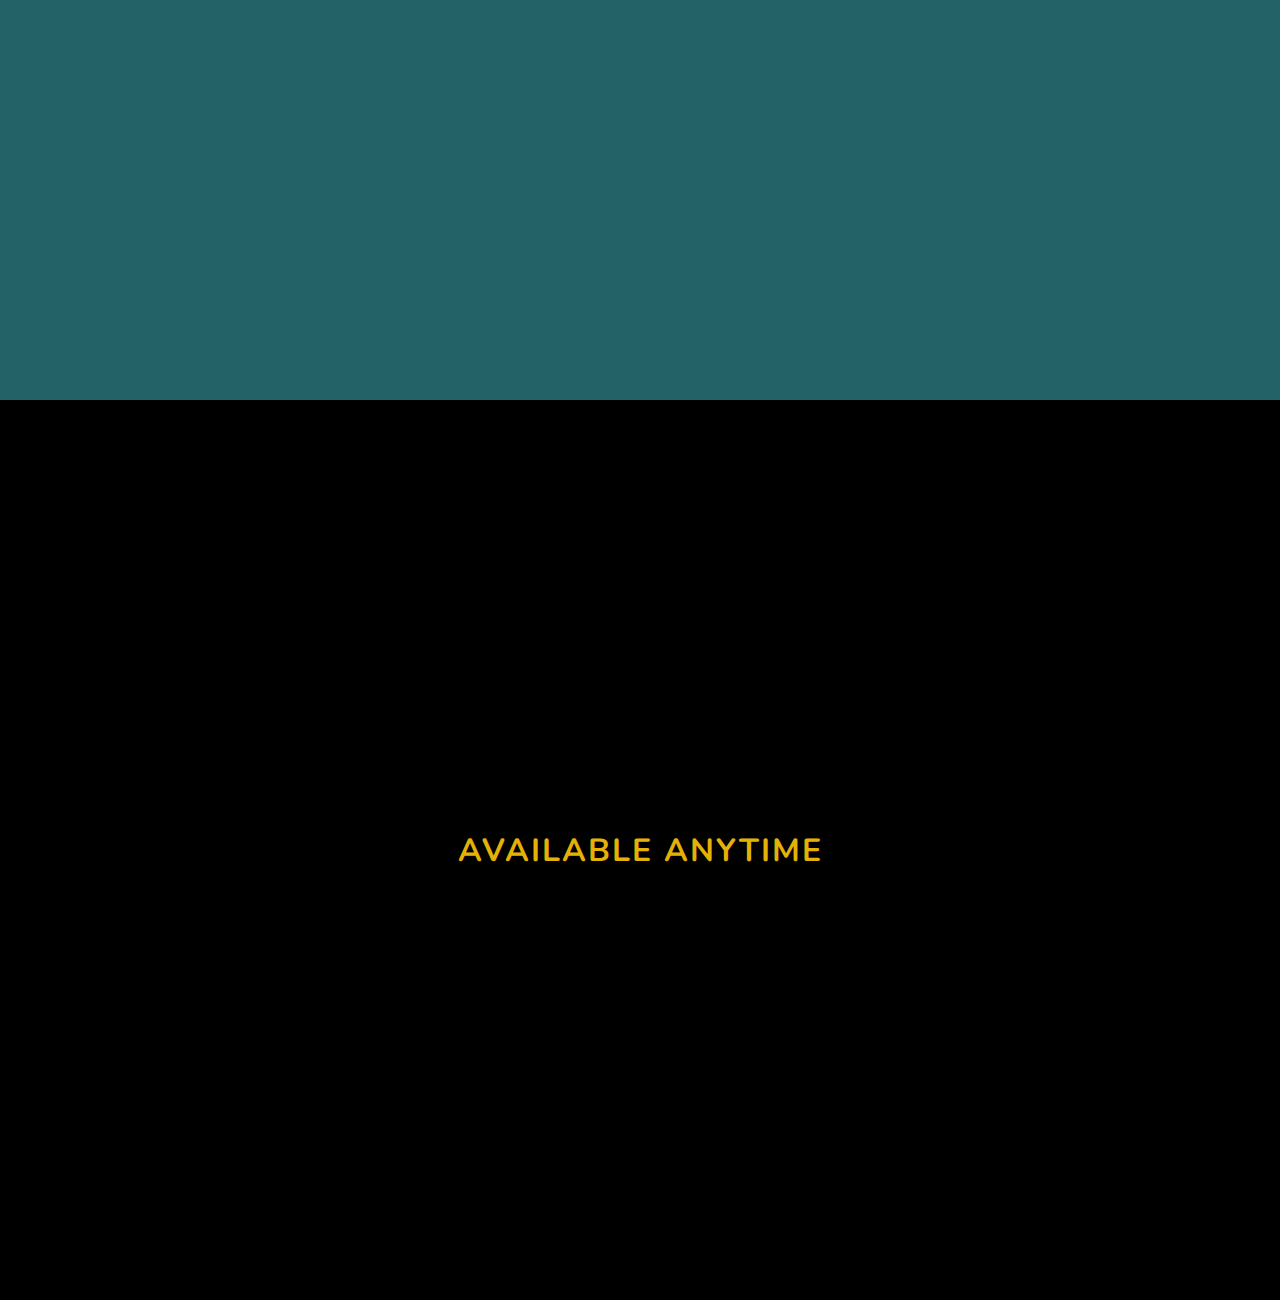
<file: Navigation Nation/index.html>
<!DOCTYPE html>
<html lang="en">
<head>
    <meta charset="UTF-8">
    <meta name="viewport" content="width=device-width, initial-scale=1.0">
    <title>Navigation Nation</title>
    <!-- <link rel="icon" type="image/png" href="favicon.png"> -->
    <link rel="stylesheet" href="style.css">
</head>
<body>
    <!-- Menu Overlay -->
    <div class="overlay overlay-slide-right overlay-slide-left" id="overlay">
        <!-- Menu Items -->
        <nav>
            <ul>
                <li id="nav-1" class="slide-out-1"><a href="#home">Home</a></li>
                <li id="nav-2" class="slide-out-2"><a href="#about">About</a></li>
                <li id="nav-3" class="slide-out-3"><a href="#skills">Skills</a></li>
                <li id="nav-4" class="slide-out-4"><a href="#projects">Projects</a></li>
                <li id="nav-5" class="slide-out-5"><a href="#contacts">Contact</a></li>
            </ul>
        </nav>
    </div>
    <!-- Menu Bars -->
    <div class="menu-bars" id="menu-bars">
        <div class="bar1"></div> 
        <div class="bar2"></div> 
        <div class="bar3"></div> 
        
       </div>
    <!-- section -->
    <section id="home"><a href="https://unsplash.com" target="_blank">pushpa Design</a></section>
    <section id="about"><h1>know about me</h1></section>
    <section id="skills"><h1>Developing Skills</h1></section>
    <section id="projects"><h1>These are my results</h1></section>
    <section id="contacts"><h1>Available Anytime</h1></section>
   
    <script src="script.js"></script>
   
</body>
</html>
</file>
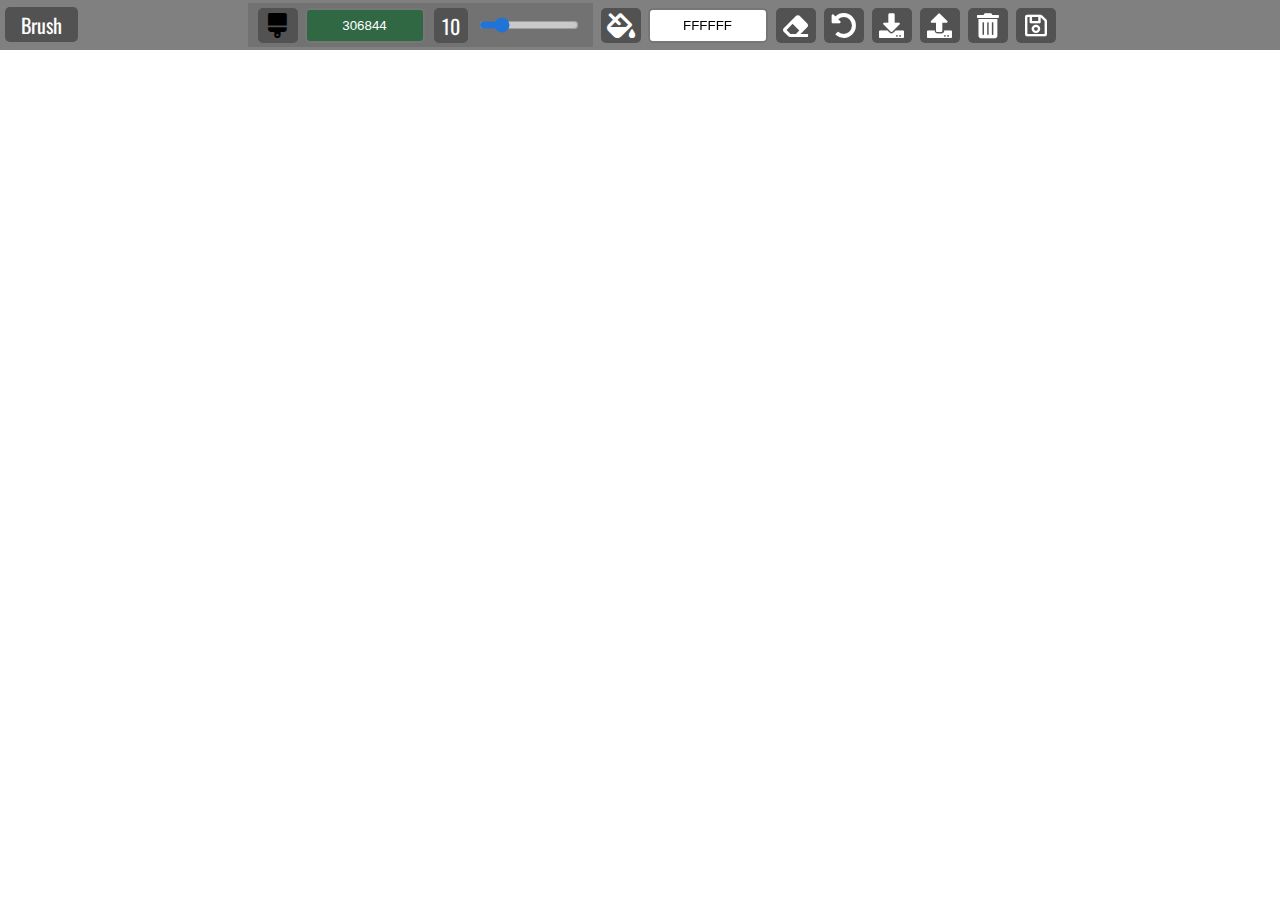
<file: Paint-clone/index.html>
<!DOCTYPE html>
<html lang="en">
  <head>
    <meta charset="UTF-8" />
    <meta name="viewport" content="width=device-width, initial-scale=1.0" />
    <title>Paint Clone</title>
    <link rel="icon" type="image/png" href="favicon.png" />
    <link
      rel="stylesheet"
      href="https://cdnjs.cloudflare.com/ajax/libs/font-awesome/5.10.2/css/all.min.css"
    />
    <link rel="stylesheet" href="style.css" />
  </head>
  <body>
    <!-- Tool Bar -->
    <div class="top-bar">
      <!-- Active Tool -->
      <div class="active-tool">
        <span id="active-tool" title="Active Tool">Brush</span>
      </div>
      <!-- Brush -->
      <div class="brush tool">
        <i class="fas fa-brush" id="brush" title="Brush"></i>
        <input class="jscolor" id="brush-color" value="306844" />
        <span class="size" id="brush-size" title="Brush Size">10</span>
        <input
          type="range"
          min="1"
          max="50"
          value="10"
          class="slider"
          id="brush-slider"
        />
      </div>
      <!-- Bucket -->
      <div class="bucket tool">
        <i class="fas fa-fill-drip" title="Background Color"></i>
        <input class="jscolor" id="bucket-color" value="ffffff" />
      </div>
      <!-- Eraser -->
      <div class="tool">
        <i class="fas fa-eraser" id="eraser" title="Eraser"></i>
      </div>
      <!-- Clear Canvas -->
      <div class="tool">
        <i class="fas fa-undo-alt" id="clear-canvas" title="Clear"></i>
      </div>
      <!-- Save Local Storage -->
      <div class="tool">
        <i
          class="fas fa-download"
          id="save-storage"
          title="Save Local Storage"
        ></i>
      </div>
      <!-- Load Local Storage -->
      <div class="tool">
        <i
          class="fas fa-upload"
          id="load-storage"
          title="Load Local Storage"
        ></i>
      </div>
      <!-- Clear Local Storage -->
      <div class="tool">
        <i
          class="fas fa-trash-alt"
          id="clear-storage"
          title="Clear Local Storage"
        ></i>
      </div>
      <!-- Download Image -->
      <div class="tool">
        <a id="download">
          <i class="far fa-save" title="Save Image File"></i>
        </a>
      </div>
    </div>

    <!-- Mobile Message -->
    <div class="mobile-message">
      <h2>Please use application on larger screen.</h2>
    </div>

    <!-- Script -->
    <script src="jscolor.js"></script>
    <script src="script.js"></script>
  </body>
</html>
</file>
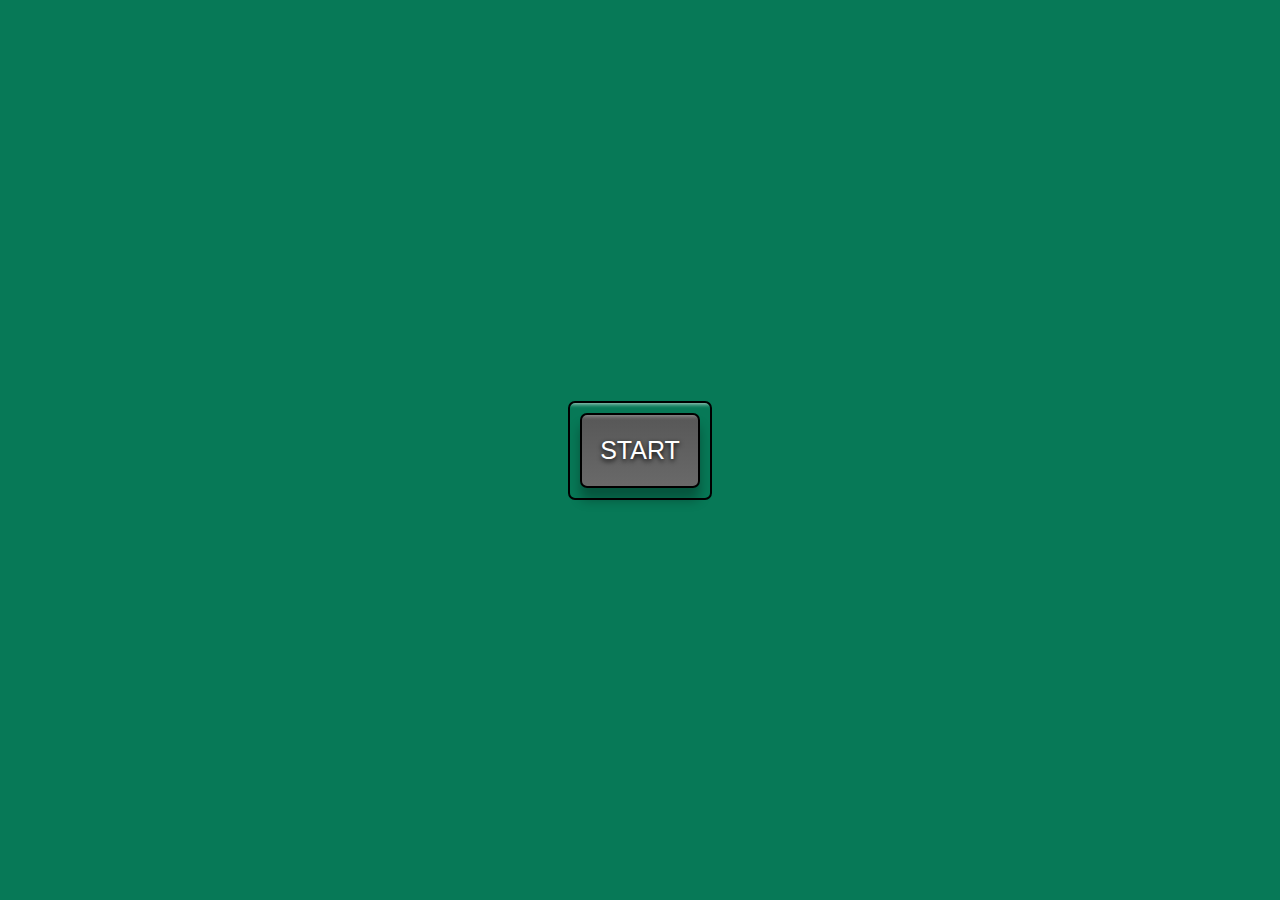
<file: Picture in Picture/index.html>
<!DOCTYPE html>
<html lang="en">
<head>
    <meta charset="UTF-8">
    <meta name="viewport" content="width=device-width, initial-scale=1.0">
    <title>Picture in Picture</title>
    <link rel="stylesheet" href="style.css">
    <link rel="icon" type="image/png" href="https://s2.googleusercontent.com/s2/favicons?domain=www.jacinto.design">
</head>
<body>
    <!-- video -->
    <video  id="video" controls height="360" width="640" hidden></video>
   <!-- button -->
   <div class="button-container">
    <button id="button">START</button>
   </div>
    <script src="script.js"></script> 
</body>
</html>
</file>
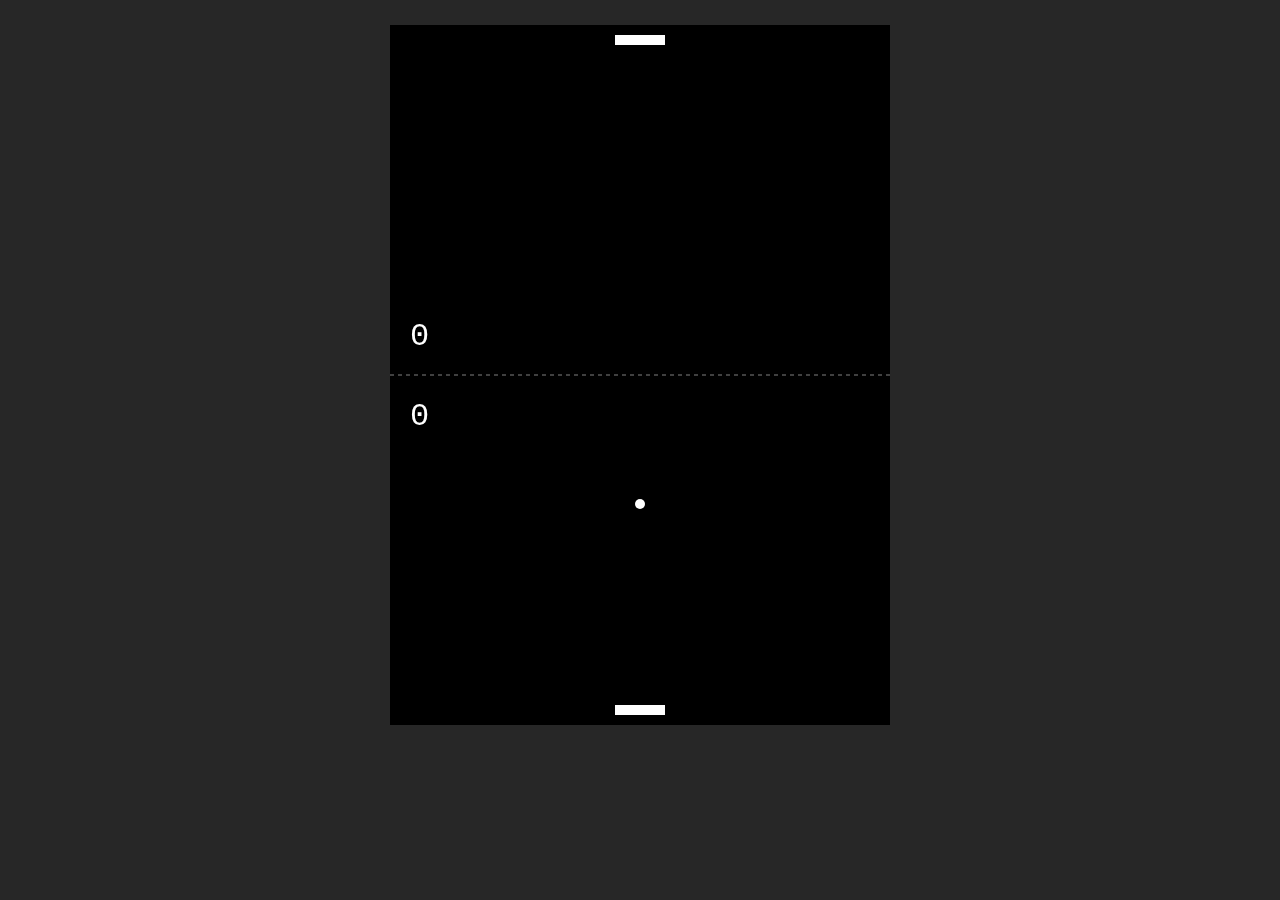
<file: Pong/index.html>
<!DOCTYPE html>
<html lang="en">
<head>
    <meta charset="UTF-8">
    <meta name="viewport" content="width=device-width, initial-scale=1.0">
    <title>Pong</title>
    <link rel="stylesheet" href="style.css">
</head>
<body>
    <script src="script.js"></script>
</body>
</html>
</file>
<file: Calculator/style.css>
@import url('https://fonts.googleapis.com/css2?family=Montserrat:wght@100;300;400;700&display=swap');

* {
  padding: 0;
  box-sizing: border-box;
  font-family: 'Montserrat', Arial, Helvetica, sans-serif;
}

body {
  background: linear-gradient(to right, #45b649, #dce35b);
  min-height: 100vh;
  display: flex;
  justify-content: center;
  align-items: center;
  margin: 0;
}

.calculator {
  background: whitesmoke;
  width: 400px;
  border-radius: 12px;
  box-shadow: 0 5px 30px -5px rgba(0, 0, 0, 0.6);
  margin: 0;
}

/* Display */
.calculator-display {
  background: black;
  color: white;
  display: flex;
  align-items: center;
  justify-content: flex-end;
  border-radius: 12px 12px 0 0;
}

.calculator-display h1 {
  margin: 0;
  padding: 25px;
  font-size: 45px;
  font-weight: 100;
  overflow-x: auto;
  letter-spacing: 0.13rem;
}

/* Custom Scrollbar */

::-webkit-scrollbar {
  width: 10px;
}

::-webkit-scrollbar-track {
  background: #f1f1f1;
}

::-webkit-scrollbar-thumb {
  background: #888;
}

::-webkit-scrollbar-thumb:hover {
  background: #555;
}

/* Buttons */
.calculator-buttons {
  display: grid;
  grid-template-columns: repeat(4, 1fr);
  grid-gap: 10px;
  padding: 10px;
}

button {
  min-height: 50px;
  font-size: 20px;
  font-weight: 400;
  border: none;
  border-radius: 5px;
  cursor: pointer;
  background: rgb(200, 200, 200);
  user-select: none;
}

button:hover {
  filter: brightness(110%);
}

button:active {
  transform: translateY(1px);
}

button:focus {
  outline: none;
}

.operator {
  color: white;
  background: gray;
  font-size: 30px;
}

.clear {
  background: rgb(241, 35, 35);
  color: white;
}

.clear:hover {
  filter: brightness(90%);
}

.equals-sign {
  grid-column: -2;
  grid-row: 2 / span 4;
  background: rgb(13, 206, 87);
}

/* Media Queries */
/* Large Smartphone Vertical */
@media screen and (max-width: 600px) {
  .calculator {
    width: 95%;
  }
}
</file>
<file: Custom Countdown/style.css>
@import url('https://fonts.googleapis.com/css2?family=Comfortaa&family=Kaushan+Script&family=League+Spartan:wght@400;700&family=Nunito&family=Oswald&display=swap');

html {
  box-sizing: border-box;
}

body {
    margin: 0;
    min-height: 100vh;
    overflow-y: hidden;
    display: flex;
    align-items: center;
    font-family: Nunito, sans-serif;
}

/* video Background */
.video-background {
    position: fixed;
    right: 0;
    bottom: 0;
    width: 100vw;
    height: auto;
}

video {
    position: absolute;
    top: 50%;
    left: 50%;
    transform: translate(-50%, -50%);
}

.video-overlay {
    position:fixed;
    left: 0;
    top: 0;
    height: 100vh;
    width: 100vw;
    background-color: rgba(255, 255, 255, 0.35);
}

/* Container */
.container {
    min-height: 304px;
    min-width: 580px;
    color: black;
    margin: 0 auto;
    padding: 25px 50px;
    border-radius: 5px;
    z-index: 2;
    display:flex;
    justify-content: center;
    background: rgba(255, 255, 255, 0.85);
}

.input-container {
    position: relative;
    top: 20px;
}

h1 {
    font-size: 35px;
    text-align: center;
    margin-top: 0;
    margin-bottom: 10px;
}

/* form */
.form {
    width: 480px;
}

label {
    font-weight: bold;
    margin-left: 10px;
}

input {
    width:95%;
    margin-bottom: 10px;
    padding: 10px;
    border: 1px solid #ccc;
    border-radius: 20px;
    background: #fff;
    outline: none;
    font-family: Nunito, sans-serif;
}

/* Button */
button {
    width: 100%;
    height: 40px;
    border-radius: 20px;
    margin-top: 15px;
    border: none;
    text-transform: uppercase;
    background: #006959;
    color: white;
    cursor: pointer;
    outline: none;
}

button:hover {
    filter: brightness(110%);
}

/* Countdown */
ul {
    margin-left: -45px;
}

li {
    display: inline-block;
    font-size: 30px;
    list-style-type: none;
    padding: 10px;
    text-transform: uppercase;
}

li span {
    display: block;
    font-size: 80px;
    text-align: center;
}

/* Complete */
.complete {
    position: relative;
    top: 60px;
}

.complete-title {
    animation: complete 4s infinite;
}

@keyframes complete {
    0% {
       color: rgb(224, 30, 30);
    } 

    25% {
        color: rgb(230, 233, 18);
    }

    50% {
        color: rgb(72, 233, 54);
        transform: scale(1.5);
    }

    75% {
        color: rgb(33, 136, 201);
    }

    100% {
        color: rgb(208, 30, 224);
    }

}

/* Media Query: large SmartPhone (vertical) */
@media screen and (max-width: 60px) {
    .video-background {
       height: 100vh;
       width: 100vw;
    }

    video {
        object-fit: cover;
        object-position: 70%;
        margin-top: -1px;
    }
    .container {
        min-width: unset;
        width: 95vw;
        min-height: 245px;
        padding: 20px;
        margin: 10px;
    }
    .input-container {
        top: unset;
    }
    .countdown {
        position: relative;
        top: 10px;
    }
    .form {
        width: unset;
    }
    .input {
        width: 93%;
    }
    h1 {
        font-size: 20px;
    }
    li {
        font-size: 15px;
    }
    li span {

    }
}
</file>
<file: Drag and Drop/style.css>
/* Trees Image - Pexels: https://www.pexels.com/photo/photo-of-trees-in-forest-3801030/ */
@import url('https://fonts.googleapis.com/css?family=Quicksand&display=swap');

html {
  box-sizing: border-box;
}

:root {
  --column-1: #a2622d;
  --column-2: #1b6161;
  --column-3: #248224;
  --column-4: #a22d22;
}

body {
  margin: 0;
  background: url('./trees.jpg');
  background-size: cover;
  background-position: 50% 60%;
  background-attachment: fixed;
  color: white;
  font-family: Quicksand, sans-serif;
  overflow-y: hidden;
}

h1 {
  letter-spacing: 2px;
  text-shadow: 2px 2px 5px black;
}

.main-title {
  text-align: center;
  font-size: 3rem;
}

ul {
  list-style-type: none;
  margin: 0;
  padding: 0;
}

.drag-container {
  margin: 20px;
}

.drag-list {
  display: flex;
  align-items: flex-start;
}

/* Columns */
.drag-column {
  flex: 1;
  margin: 0 10px;
  position: relative;
  background-color: rgba(0, 0, 0, 0.4);
  border-radius: 10px;
  overflow-x: hidden;
}

.backlog-column .header,
.backlog-column .solid,
.backlog-column .solid:hover,
.backlog-column .over {
  background-color: var(--column-1);
}

.progress-column .header,
.progress-column .solid,
.progress-column .solid:hover,
.progress-column .over {
  background-color: var(--column-2);
}

.complete-column .header,
.complete-column .solid,
.complete-column .solid:hover,
.complete-column .over {
  background-color: var(--column-3);
}

.on-hold-column .header,
.on-hold-column .solid,
.on-hold-column .solid:hover,
.on-hold-column .over {
  background-color: var(--column-4);
}

/* Custom Scrollbar */
.custom-scroll {
  overflow-y: auto;
  max-height: 72vh;
}

.custom-scroll::-webkit-scrollbar-track {
  box-shadow: inset 0 0 6px rgba(0, 0, 0, 0.4);
  border-radius: 10px;
  background-color: rgba(255, 255, 255, 0.3);
  margin-right: 5px;
}

.custom-scroll::-webkit-scrollbar {
  width: 10px;
}

.custom-scroll::-webkit-scrollbar-thumb {
  border-radius: 10px;
  box-shadow: inset 0 0 6px rgba(0, 0, 0, 0.3);
  background-color: rgba(0, 0, 0, 0.8);
}

.header {
  display: flex;
  justify-content: center;
  border-radius: 10px;
  margin: 10px;
}

.header h1 {
  font-size: 1.25rem;
}

/* Drag and Drop */
.over {
  padding: 50px 10px;
}

.drag-item-list {
  min-height: 50px;
}

.drag-item {
  margin: 10px;
  padding: 10px;
  height: fit-content;
  background-color: rgba(0, 0, 0, 0.8);
  border-radius: 10px;
  line-height: 1.5rem;
  letter-spacing: 1px;
  cursor: pointer;
}

.drag-item:focus {
  outline: none;
  background-color: white;
  color: black;
}

/* Add Button Group */
.add-btn-group {
  display: flex;
  justify-content: space-between;
}

.add-btn {
  margin: 10px;
  padding: 5px 10px;
  display: flex;
  align-items: center;
  cursor: pointer;
  width: fit-content;
  border-radius: 5px;
  transition: all 0.3s ease-in;
  user-select: none;
}

.add-btn:hover {
  background-color: rgba(255, 255, 255, 0.9);
  color: black;
}

.add-btn:active {
  transform: scale(0.97);
}

.solid {
  display: none;
}

.solid:hover {
  transition: unset;
  filter: brightness(95%);
  color: white;
}

.plus-sign {
  font-size: 1.5rem;
  margin-right: 5px;
  position: relative;
  top: -3px;
}

.add-container {
  margin: 10px;
  padding: 5px 10px;
  border-radius: 10px;
  background-color: rgba(255, 255, 255, 0.9);
  min-height: 100px;
  display: none;
}

.add-item {
  width: 100%;
  min-height: 100px;
  height: auto;
  background-color: white;
  border-radius: 10px;
  margin: 5px auto;
  resize: none;
  color: black;
  padding: 10px;
}

.add-item:focus {
  outline: none;
}

/* Media Query: Laptop */
@media screen and (max-width: 1800px) {
  .main-title {
    font-size: 2rem;
  }
}

/* Media Query: Large Smartphone (Vertical) */
@media screen and (max-width: 600px) {
  body {
    overflow-y: auto;
  }

  .drag-container {
    margin: 0;
  }

  .drag-list {
    display: block;
  }

  .drag-column {
    margin: 10px;
  }
}
</file>
<file: Form Validation/style.css>
@import url('https://fonts.googleapis.com/css2?family=Montserrat:wght@100;300;400;700&display=swap');

* {
  box-sizing: border-box;
  font-family: 'Montserrat', Arial, Helvetica, sans-serif;
}

body {
  margin: 0;
  min-height: 100vh;
  letter-spacing: 2px;
  display: flex;
  align-items: center;
  justify-content: center;
  background: #306844;
}

.container {
  width: 480px;
  height: 630px;
  background: whitesmoke;
  display: flex;
  flex-direction: column;
  align-items: center;
  border-radius: 10px;
  box-shadow: 0 5px 30px 10px rgb(0 0 0 / 0.4);
}

/* Form */
form {
  width: 90%;
}

.form-group {
  height: 65px;
}

label {
  position: relative;
  bottom: 3px;
}

input {
  width: 100%;
  height: 34px;
  padding: 5px;
  border: solid 1px black;
  border-radius: 5px;
  outline: none;
  transition: all 0.3s;
}

input:valid {
  border: solid 1px green;
}

input:invalid {
  border: solid 1px red;
}

button {
  cursor: pointer;
  color: white;
  background: black;
  border: none;
  border-radius: 5px;
  height: 50px;
  width: 100%;
  font-size: 20px;
  letter-spacing: 2px;
  margin-top: 5px;
}

button:hover {
  filter: brightness(200%);
  background: rgb(22, 22, 22);
}

button:focus {
  outline: none;
}

.message-container {
  border: solid 1px black;
  border-radius: 5px;
  width: 90%;
  margin-top: 20px;
  display: flex;
  justify-content: center;
  color: black;
}
</file>
<file: Joke Teller/style.css>
html {
    box-sizing: border-box;
  }

  body {
    margin: 0;
    background: #45badd;
  }
  .container {
    height: 100vh;
    width: 100vw;
    display: flex;
    flex-direction: column;
    justify-content: center;
    align-items: center;
    background: url('robot.gif');
    background-size: contain;
    background-position: left center;
    background-repeat: no-repeat;  
}

button {
  cursor: pointer;
  outline: none;
  width: 200px;
  height: 50px;
  font-family: 'Courier New', Courier, monospace;
  font-size: 20px;
  color: white;
  background: #ff3482;
  border: none;
  border-radius: 5px;
  box-shadow: 2px 2px 20px 10px rgba(0, 0, 0, 0.2);
}

button:hover {
  filter: brightness(95%)
}

button:active {
  transform: scale(0.98);
}

button:disabled {
  cursor: default;
  filter: brightness(30%);
}

@media screen and (max-width: 1000px) {
   .container {
    background-position: center center;
    background-size: cover;
    
   }   
   button {
    box-shadow: 5px 30px 20px rgba(0, 0, 0, 0.5);
   }
}
</file>
<file: Light and Dark Mode/style.css>
@import url('https://fonts.googleapis.com/css2?family=Comfortaa&family=Kaushan+Script&family=Oswald&display=swap');

:root {
    --primary-color: rgb(255, 92, 92);
    --primary-variant: #ff2d2d;
    --secondary-color: #1b9999;
    --on-primary: rgb(250, 250, 250);
    --on-background: rgb(66, 66, 66);
    --on-background-alt: rgba(66, 66, 66, 0.7);
    --background: rgb(255, 255, 255);
    --box-shadow: 0 5px 20px 1px rgba(0, 0, 0, 0.5);
}

[data-theme="dark"] {
    --primary-color: rgb(150, 65, 255);
    --primary-variant: #6c63ff;
    --secondary-color: #03dac5;
    --on-primary: #000;
    --on-background: rgba(255, 255, 255, 0.9);
    --on-background-alt: rgba(255, 255, 255, 0.7);
    --background: #121212;
}

html {
    box-sizing: border-box;
    scroll-behavior: smooth;
}

body {
    margin: 0;
    color: var(--on-background); 
    font-family: Comfortaa, sans-serif;
    background-color: var(--background);
background-image: url("data:image/svg+xml,%3Csvg width='180' height='180' viewBox='0 0 180 180' xmlns='http://www.w3.org/2000/svg'%3E%3Cpath d='M81.28 88H68.413l19.298 19.298L81.28 88zm2.107 0h13.226L90 107.838 83.387 88zm15.334 0h12.866l-19.298 19.298L98.72 88zm-32.927-2.207L73.586 78h32.827l.5.5 7.294 7.293L115.414 87l-24.707 24.707-.707.707L64.586 87l1.207-1.207zm2.62.207L74 80.414 79.586 86H68.414zm16 0L90 80.414 95.586 86H84.414zm16 0L106 80.414 111.586 86h-11.172zm-8-6h11.173L98 85.586 92.414 80zM82 85.586L87.586 80H76.414L82 85.586zM17.414 0L.707 16.707 0 17.414V0h17.414zM4.28 0L0 12.838V0h4.28zm10.306 0L2.288 12.298 6.388 0h8.198zM180 17.414L162.586 0H180v17.414zM165.414 0l12.298 12.298L173.612 0h-8.198zM180 12.838L175.72 0H180v12.838zM0 163h16.413l.5.5 7.294 7.293L25.414 172l-8 8H0v-17zm0 10h6.613l-2.334 7H0v-7zm14.586 7l7-7H8.72l-2.333 7h8.2zM0 165.414L5.586 171H0v-5.586zM10.414 171L16 165.414 21.586 171H10.414zm-8-6h11.172L8 170.586 2.414 165zM180 163h-16.413l-7.794 7.793-1.207 1.207 8 8H180v-17zm-14.586 17l-7-7h12.865l2.333 7h-8.2zM180 173h-6.613l2.334 7H180v-7zm-21.586-2l5.586-5.586 5.586 5.586h-11.172zM180 165.414L174.414 171H180v-5.586zm-8 5.172l5.586-5.586h-11.172l5.586 5.586zM152.933 25.653l1.414 1.414-33.94 33.942-1.416-1.416 33.943-33.94zm1.414 127.28l-1.414 1.414-33.942-33.94 1.416-1.416 33.94 33.943zm-127.28 1.414l-1.414-1.414 33.94-33.942 1.416 1.416-33.943 33.94zm-1.414-127.28l1.414-1.414 33.942 33.94-1.416 1.416-33.94-33.943zM0 85c2.21 0 4 1.79 4 4s-1.79 4-4 4v-8zm180 0c-2.21 0-4 1.79-4 4s1.79 4 4 4v-8zM94 0c0 2.21-1.79 4-4 4s-4-1.79-4-4h8zm0 180c0-2.21-1.79-4-4-4s-4 1.79-4 4h8z' fill='%23106d54' fill-opacity='0.3' fill-rule='evenodd'/%3E%3C/svg%3E");

}

section {
    min-height: 100vh;
    display:flex;
    justify-content: center;
    align-items: center;
    flex-direction: column;
}

h1 {
    font-size:100px;
    margin-bottom: 0;
    font-family: Kaushan script,sans-serif;
}

h2 {
    font-size: 32px;
    font-weight: normal;
    color: var(--on-background-alt);
    text-align:center;
}
/* Navigation */
nav {
    z-index: 10;
    position: fixed;
    font-size: 24px;
    font-family: Oswarld, sans-serif;
    letter-spacing: 3px;
    padding: 25px;
    width: 100vw;
    background: rgb(255, 255, 255 / 50%);
}

a {
    margin-right: 25px;
    color: var(--primary-color);
    text-decoration: none;
    border-bottom: 3px solid transparent;
    font-weight: bold;
}

a:hover,
a:focus {
    color: var(--on-background);
    border-bottom: 3px solid;
}

/* Home section */
.title-group {
    text-align: center;
}

/* /About section */
.about-container {
    display: flex;
}

.image-container {
    border: 1px solid var(--secondary-color);
    border-radius: 10px;
    padding: 10px 20px;
    margin-right: 25px;
    width: auto;
    background: var(--background);
    box-shadow: var(--box-shadow);
}

img {
    height: 300px;
    width: 300px;
}

/* Projects section */
.buttons {
    margin-top: 15px;
    margin-bottom: 50px;
}

button {
   min-width: 100px;
   height: 40px;
   cursor: pointer;
   border-radius: 10px;
   margin-right: 10px;
   border: 2px solid var(--primary-color);
   font-size: 15px;
   outline: none;
}

button:disabled {
    opacity: 0.4;
    cursor: default;
}

button:hover:not(.outline) {
    filter: brightness(110%);
}

.primary {
    background: var(--primary-color);
    color: var(--on-primary);
}

 .secondary {
    border: 2px solid var(--secondary-color);
}

.secondary,
.secondary:hover,
.outline.secondary:hover {
    background: var(--secondary-color);
    color: var(--on-primary);
}

.outline {
    background: var(--background);
    color: var(--on-background);
}

.outline:hover {
    background: var(--primary-color);
    color: var(--on-primary);
}

.text-box {
    width: 40%;
    text-align: justify;
    background: rgb(0 0 0 / 50%);
    color: var(--on-primary);
    border-radius: 10px;
    padding: 30px;
}

p {
    margin: 0;
    line-height: 25px;
}

/* Contact Section */
.fab {
    font-size: 100px;
    margin-right: 50px;
    cursor: pointer;
    color: var(--secondary-color);
}

.fab:hover {
    color: var(--on-background);
}

/* Dark mode toggle */
.theme-switch-wrapper {
    display: flex;
    align-items: center;
    z-index: 100;
    position: fixed;
    right: 25px;
    top: 30px;
}

.theme-switch-wrapper span {
    margin-right: 10px;
    font-size: 1rem;
}

.toggle-text {
    position: relative;
    top: -4px;
    right: 5px;
    color: var(--on-background);
}

.theme-switch {
    display: inline-block;
    height: 34px;
    position: relative;
    width: 60px;
}

.theme-switch input {
    display: none;
}

.slider {
    background: #c7bcbcfa;
    bottom: 0;
    cursor: pointer;
    left: 0;
    position: absolute;
    right: 0;
    top: 0;
    transition: 0.4s;
}

.slider::before {
    background: #fff;
    bottom: 4px;
    content: ""; 
    height: 26px;
    left: 4px;
    position: absolute;
    transition: 0.4s;
    width: 26px;
}

input:checked + .slider {
    background: black;
}

input:checked + .slider::before {
    transform: translateX(26px);
}

.slider.round {
    border-radius: 34px;
}

.slider.round::before {
    border-radius: 50%;
}

.fas {
    font-size: 30px;
    margin-right: 5px;
}
</file>
<file: Math spirit Game/style.css>
@import url('https://fonts.googleapis.com/css?family=Oxanium|PT+Mono&display=swap');

* {
  box-sizing: border-box;
}

:root {
  --primary-color: #306844;
  --select-color: #306844;
  --success: rgb(15, 158, 2);
  --danger: rgb(214, 23, 23);
}

body {
  margin: 0;
  font-family: PT Mono, sans-serif;
  overflow: hidden;
  display: flex;
  justify-content: center;
  height: 100vh;
  background: #e8e8e8;
  background-image: url("data:image/svg+xml,%3Csvg xmlns='http://www.w3.org/2000/svg' width='80' height='80' viewBox='0 0 80 80'%3E%3Cg fill='%23161616' fill-opacity='0.1'%3E%3Cpath fill-rule='evenodd' d='M11 0l5 20H6l5-20zm42 31a3 3 0 1 0 0-6 3 3 0 0 0 0 6zM0 72h40v4H0v-4zm0-8h31v4H0v-4zm20-16h20v4H20v-4zM0 56h40v4H0v-4zm63-25a3 3 0 1 0 0-6 3 3 0 0 0 0 6zm10 0a3 3 0 1 0 0-6 3 3 0 0 0 0 6zM53 41a3 3 0 1 0 0-6 3 3 0 0 0 0 6zm10 0a3 3 0 1 0 0-6 3 3 0 0 0 0 6zm10 0a3 3 0 1 0 0-6 3 3 0 0 0 0 6zm-30 0a3 3 0 1 0 0-6 3 3 0 0 0 0 6zm-28-8a5 5 0 0 0-10 0h10zm10 0a5 5 0 0 1-10 0h10zM56 5a5 5 0 0 0-10 0h10zm10 0a5 5 0 0 1-10 0h10zm-3 46a3 3 0 1 0 0-6 3 3 0 0 0 0 6zm10 0a3 3 0 1 0 0-6 3 3 0 0 0 0 6zM21 0l5 20H16l5-20zm43 64v-4h-4v4h-4v4h4v4h4v-4h4v-4h-4zM36 13h4v4h-4v-4zm4 4h4v4h-4v-4zm-4 4h4v4h-4v-4zm8-8h4v4h-4v-4z'/%3E%3C/g%3E%3C/svg%3E");
}

.game-container {
  border: 1px solid black;
  box-shadow: 0 10px 20px -5px rgba(0, 0, 0, 0.5);
  width: 530px;
  height: 750px;
  position: relative;
  background: rgba(255, 255, 255, 0.5);
  user-select: none;
  margin-top: 100px;
}

.header {
  background: var(--primary-color);
  color: white;
  font-family: Oxanium, sans-serif;
  font-size: 24px;
  text-shadow: 1px 2px 2px black;
  letter-spacing: 2px;
  height: 100px;
  display: flex;
  justify-content: center;
  align-items: center;
}

.card {
  margin: 5px auto 10px;
  height: 600px;
}

/* Splash Page -------------------- */
input[type='radio'] {
  opacity: 0;
  width: 100%;
  height: 75px;
  position: relative;
  top: -40px;
  cursor: pointer;
  z-index: 2;
}

.selection-container {
  position: relative;
  top: 65px;
}

.radio-container {
  width: 90%;
  height: 75px;
  margin: 25px;
  cursor: pointer;
  border: 2px solid black;
  border-radius: 5px;
}

label {
  position: relative;
  top: 20px;
  left: 20px;
  font-size: 30px;
}

.selected-label {
  background: var(--select-color);
  color: white;
}

.best-score {
  position: relative;
  top: -100px;
  left: 330px;
  display: flex;
  flex-direction: column;
  justify-content: center;
  text-align: center;
  font-size: 18px;
  max-width: fit-content;
}

.best-score span {
  margin: 0;
}

.best-score span:last-child {
  font-size: 24px;
}

.selection-footer {
  top: 134px;
}

/* Game Page -------------------------- */
.height-240 {
  height: 240px;
  width: 100%;
}

.height-500 {
  height: 500px;
  width: 100%;
}

.item-container {
  height: 552px;
  overflow-y: scroll;
  position: relative;
  -ms-overflow-style: none;
}

.item-container::-webkit-scrollbar {
  display: none;
}

.item {
  display: flex;
  align-items: baseline;
  justify-content: space-between;
  height: 80px;
  margin: 0 50px;
  user-select: none;
}

.finished > h1 {
  opacity: 0.5;
}

.selected-item {
  background: var(--select-color);
  position: fixed;
  top: 443px;
  z-index: -1;
  width: 529px;
  height: 80px;
}

.item-footer,
.selection-footer {
  width: 100%;
  height: 90px;
  background: rgba(0, 0, 0, 1);
  display: flex;
  justify-content: center;
  align-items: center;
  position: relative;
}

.item-footer {
  top: 1px;
}

button {
  cursor: pointer;
  height: 50px;
  border-radius: 5px;
  font-size: 25px;
  font-family: Oxanium, sans-serif;
  color: white;
  border: none;
  outline: none;
}

button:hover {
  filter: brightness(110%);
}

button:active {
  transform: scale(0.99);
}

.wrong,
.right {
  width: 40%;
}

.wrong {
  background: var(--danger);
  margin-right: 25px;
}

.right {
  background: var(--success);
}

.start,
.play-again {
  width: 90%;
  background: var(--primary-color);
}

/* Countdown Page ---------------------- */
.countdown {
  margin-top: 45%;
  font-size: 100px;
  text-align: center;
  user-select: none;
  cursor: pointer;
}

/* Score Page ------------------------- */
.score-container {
  height: 600px;
  display: flex;
  flex-direction: column;
  justify-content: center;
  align-items: center;
}

.score-footer {
  width: 100%;
  height: 90px;
  display: flex;
  justify-content: center;
  position: relative;
  top: -30px;
}

.title {
  font-size: 45px;
}

.final-time {
  font-size: 100px;
  margin: 0;
  color: var(--success);
}

.base-time {
  margin-top: 100px;
  margin-bottom: 0;
}

.penalty-time {
  color: var(--danger);
}

/* Media Query: Laptop */
@media screen and (max-width: 1800px) {
  .game-container {
    margin-top: 35px;
  }

  .selected-item {
    top: 380px;
  }
}

/* Media Query: Large Smartphone (Vertical) */
@media screen and (max-width: 500px) {
  .game-container {
    width: 100%;
    margin-top: 0;
    border: none;
  }

  .selected-item {
    top: 345px;
  }

  .header {
    font-size: 1.2rem;
  }

  .countdown {
    margin-top: 60%;
  }

  .selection-container {
    top: 100px;
  }

  .radio-container {
    width: 93%;
    margin: 15px;
  }

  label {
    font-size: 1.7rem;
  }

  .best-score {
    font-size: 1rem;
    left: 245px;
  }

  .selection-footer {
    top: 183px;
  }
}

/* Media Query: iPhone */
@media screen and (max-width: 376px) {
  .best-score {
    left: 232px;
  }
}
</file>
<file: Nasa-APOD/style.css>
html {
    box-sizing: border-box;
  }
  
  body {
    margin: 0;
    background: whitesmoke;
    overflow-x: hidden;
    font-family: Verdana, sans-serif;
    font-size: 1rem;
    line-height: 1.8rem;
  }
  
  .container {
    position: relative;
    display: flex;
    flex-direction: column;
    align-items: center;
    margin-top: 5px;
    margin-bottom: 25px;
  }
  
  /* Loader */
  .loader {
    position: fixed;
    z-index: 40;
    background: whitesmoke;
    height: 100vh;
    width: 100vw;
    display: flex;
    justify-content: center;
    align-items: center;
  }
  
  /* Navigation */
  .navigation-container {
    position: fixed;
    top: 0;
  }
  
  .navigation-items {
    display: flex;
    justify-content: center;
  }
  
  .background {
    background: whitesmoke;
    position: fixed;
    right: 0;
    width: 100%;
    height: 60px;
    z-index: -1;
  }
  
  .clickable {
    color: #0b3d91;
    cursor: pointer;
    user-select: none;
  }
  
  .clickable:hover {
    color: #fc3d21;
  }
  
  /* Images Container */
  .images-container {
    width: 800px;
    margin-top: 50px;
  }
  
  .card {
    background: white;
    margin: 10px 10px 20px;
    border-radius: 5px;
    box-shadow: 0 4px 8px 0 rgba(0, 0, 0, 0.2);
    transition: 0.3s;
  }
  
  .card:hover {
    box-shadow: 0 8px 16px 0 rgba(0, 0, 0, 0.2);
  }
  
  .card-img-top {
    width: 100%;
    height: auto;
    border-radius: 5px 5px 0 0;
  }
  
  .card-body {
    padding: 20px;
  }
  
  .card-title {
    margin: 10px auto;
    font-size: 24px;
  }
  
  /* Save Confirmation */
  .save-confirmed {
    background: white;
    padding: 8px 16px;
    border-radius: 5px;
    box-shadow: 0 4px 8px 0 rgba(0, 0, 0, 0.2);
    transition: 0.3s;
    position: fixed;
    bottom: 25px;
    right: 50px;
    z-index: 500;
  }
  
  /* Hidden */
  .hidden {
    display: none;
  }
  
  /* Large Smartphone (Vertical) */
  @media screen and (max-width: 800px) {
    body {
      line-height: 1.4rem;
      font-size: 0.9rem;
      text-align: justify;
    }
  
    .images-container {
      width: 100%;
    }
  
    .card-title {
      font-size: 20px;
    }
  
    .save-confirmed {
      right: 25px;
    }
  }
</file>
<file: Navigation Nation/style.css>
@import url('https://fonts.googleapis.com/css2?family=Comfortaa&family=Kaushan+Script&family=Nunito&family=Oswald&display=swap');

:root {
    --primaryColor: #fff;
    --navColor1: #21292c;
    --navColor2: #aa3e39;
    --navColor3: #aa6e39;
    --navColor4: #236267;
    --navColor5: #2c8437;

}

html {
    box-sizing: border-box;
    scroll-behavior: smooth;
}

body {
    margin: 0;
    background: #000;
    font-family: Nunito, sans-serif;
}

                /* Navigation Menu */

/* Overlay */
.overlay {
    position: fixed;
    z-index: 9;
    top: 0;
    left: 0;
    width: 100vw;
    height: 100vh;
    background-color: rgba(0, 0, 0, 0.7);
    transform: translateX(-100vw);
}

.overlay-slide-right {
    transition: all 0.4s ease-in-out;
    transform: translateX(0);
}

.overlay-slide-left  {
    transition: all 0.8s ease-in-out;
    transform: translateX(-100vw);
}

/* Nav Menu Items */
.nav, 
nav ul {
    height: 100vh;
    margin: 0;
    padding: 0;
}

nav ul {
    display: flex;
    justify-content: stretch;
    flex-direction: column;
    list-style: none;
}

nav ul li {
    height: 20%;
    overflow: hidden;
}

nav li a {
    position: relative;
    top: 45%;
    color: white;
    text-transform: uppercase;
    letter-spacing: 4px;
    text-decoration: none;
    display: block;
    text-align: center;
}

nav li a:hover {
    transform: scale(1.2);
}

nav li a::before {
    content: "";
    width: 25vw;
    height: 3px;
    background-color: #fff;
    position: absolute;
    top: 47.5%;
    left: 0;
    opacity: 0;
}

nav li a:hover:before {
    opacity: 1;
}

nav li:nth-of-type(1) {
    background-color: var(--navColor1);
}

nav li:nth-of-type(2) {
    background-color: var(--navColor2);
}

nav li:nth-of-type(3) {
    background-color: var(--navColor3);
}

nav li:nth-of-type(4) {
    background-color: var(--navColor4);
}

nav li:nth-of-type(5) {
    background-color: var(--navColor5);
}

/* Slide in animation with delay for each nav item */
.slide-in-1 {
    animation: slide-in 0.4s linear 0.2s both;
}
.slide-in-2 {
    animation: slide-in 0.4s linear 0.4s both;
}
.slide-in-3 {
    animation: slide-in 0.4s linear 0.6s both;
}
.slide-in-4 {
    animation: slide-in 0.4s linear 0.8s both;
}
.slide-in-5 {
    animation: slide-in 0.4s linear 1s both;
}

@keyframes slide-in {
    from {
        transform: translateX(-100%);
    }
    to {
        transform: translateX(0);
    }
}

/* Slide out animation with delay for each nav item */
.slide-out-1 {
    animation: slide-out 0.3s linear 0.5s both;
}
.slide-out-2 {
    animation: slide-out 0.3s linear 0.4s both;
}
.slide-out-3 {
    animation: slide-out 0.3s linear 0.3s both;
}
.slide-out-4 {
    animation: slide-out 0.3s linear 0.2s both;
}
.slide-out-5 {
    animation: slide-out 0.3s linear 0.1s both;
}


@keyframes slide-out {
    from {
        transform: translateX(0);
    }
    to {
        transform: translateX(-100%);
    }
}

                 /* Menu Bars */
.menu-bars {
    position: fixed;
    top: 1rem;
    right: 2rem;
    z-index: 10;
    display: inline;
    cursor: pointer;
}

.bar1,
.bar2,
.bar3 {
    width: 35px;
    height: 2px;
    background-color: #fff;
    margin: 8px 0;
    transition: 0.4s;
}

/* Rotate first bar */
.change .bar1 {
    transform: rotate(-45deg) translate(-7px, 8px);
}

/* fade out the second bar */
.change .bar2 {
    opacity: 0;
}

/* Rotate last bar */
.change .bar3 {
    transform: rotate(45deg) translate(-6px, -8px);
}

/* Sections */

section {
    width:100%;
    height: 100vh;
    position: relative;
    display: flex;
    justify-content: center;
    align-items: center;
    text-transform: uppercase;
    letter-spacing: 2px;
    color:rgb(228, 177, 6);
}

section#home {
    background-image: url("https://images.unsplash.com/photo-1682687981907-170c006e3744?auto=format&fit=crop&q=80&w=2071&ixlib=rb-4.0.3&ixid=M3wxMjA3fDF8MHxwaG90by1wYWdlfHx8fGVufDB8fHx8fA%3D%3D");
    background-size: cover;
    background-position: center center;
}

section#home a {
    position: absolute;
    z-index: 2;
    top: 1.5rem;
    left: 1.5rem;
    text-decoration: none;
    font-size: 0.8rem;
    padding-bottom: 5px;
    color: black;
    border-bottom: 1px solid black;
  }
  
  section#about {
    background-color: var(--navColor2);
  }
  
  section#skills {
    background-color: var(--navColor3);
  }
  
  section#projects {
    background-color: var(--navColor4);
  }
  
  section#contact {
    background-color: var(--navColor5);
  }
</file>
<file: Paint-clone/style.css>
@import url('https://fonts.googleapis.com/css?family=Oswald&display=swap');

* {
  box-sizing: border-box;
}

body {
  margin: 0;
  background-color: rgb(177, 177, 177);
  font-family: Oswald, sans-serif;
  overflow: hidden;
}

.top-bar {
  padding-left: 15px;
  height: 50px;
  width: 100%;
  position: fixed;
  background-color: grey;
  display: flex;
  justify-content: center;
}

/* Font Awesome Icons */
.fas,
.far {
  font-size: 25px;
  position: relative;
  top: 5px;
  background-color: rgb(82, 82, 82);
  color: white;
  padding: 5px;
  border-radius: 5px;
  width: 40px;
  text-align: center;
  cursor: pointer;
}

.fas:hover,
.far:hover {
  filter: brightness(90%);
}

.fa-fill-drip {
  cursor: default;
}

.fa-undo-alt:hover,
.fa-trash-alt:hover {
  color: rgb(223, 37, 37);
}

/* Tools */
.active-tool {
  position: absolute;
  top: 9px;
  left: 5px;
}

.active-tool > span {
  background-color: rgb(82, 82, 82);
  border-radius: 5px;
  padding: 2.5px 16px;
  color: white;
  font-size: 20px;
  user-select: none;
}

.tool {
  position: relative;
  top: 3px;
}

.tool:not(:first-child) {
  margin-left: 8px;
}

.brush {
  background-color: rgb(114, 114, 114);
  height: 44px;
  width: 345px;
}

.brush > * {
  margin-left: 10px;
}

.size {
  min-width: 40px;
  height: 35px;
  position: relative;
  top: 4px;
  left: -5px;
  background-color: rgb(82, 82, 82);
  border-radius: 5px;
  padding: 2.5px 8px;
  color: white;
  font-size: 20px;
  user-select: none;
}

/* Custom Slider */
.slider {
  
  position: relative;
  left: -8px;
  width: 100px;
  height: 10px;
  background: rgb(177, 177, 177);
  outline: none;
  opacity: 0.7;
  cursor: pointer;
  -webkit-transition: 0.2s;
  transition: opacity 0.2s;
}

.slider:hover {
  opacity: 1;
}

.slider::-webkit-slider-thumb {
  -webkit-appearance: none;
  appearance: none;
  width: 10px;
  height: 10px;
  background: rgb(47, 47, 47);
}

.slider::-moz-range-thumb {
  width: 10px;
  height: 10px;
  background: rgb(47, 47, 47);
}

/* JS Color */
.jscolor {
  border-style: solid;
  border-radius: 5px;
  height: 35px;
  width: 120px;
  margin-left: 3px;
  text-align: center;
  cursor: pointer;
  outline: none;
}

/* Canvas */
canvas#canvas {
  position: absolute;
  top: 50px;
  cursor: crosshair;
  z-index: 10;
}

/* Mobile Message */
.mobile-message {
  display: none;
}

/* Media Query: Mobile Devices */
@media screen and (max-width: 800px) {
  .mobile-message {
    position: absolute;
    height: 100vh;
    width: 100%;
    background-color: rgb(0, 0, 0);
    color: white;
    display: flex;
    justify-content: center;
    align-items: center;
    text-align: center;
    z-index: 100;
  }
}
</file>
<file: Picture in Picture/style.css>
@import url('https://fonts.googleapis.com/css2?family=Montserrat:ital,wght@0,300;0,500;0,700;1,300&display=swap');

html {
    box-sizing: border-box;
}

body {
    margin: 0;
    height: 100vh;
    display: flex;
    justify-content: center;
    align-items: center;
    background-color: rgb(7, 121, 87);
}

.button-container {
    border: 2px solid black;
    padding: 10px;
    border-radius: 7px;
    box-shadow: inset 0 20px 4px -19px rgba(255, 255, 255,0.7);
}

button {
    cursor: pointer;
    outline: none;
    width: 120px;
    height: 75px;
    font-family: Barlow, sans-serif;
    font-size: 25px;
    color:white;
    text-shadow: 0 2px 5px black;
    background:linear-gradient(to top, #696969, #575757) ;
    border: 2px solid black;
    border-radius: 7px;
    box-shadow: inset 0 20px 4px -19px rgba(255, 255, 255,0.4), 0 12px 12px 0 rgba(0, 0, 0, 0.3);
}

button:hover {
    background:linear-gradient(to bottom, #696969, #575757) ;  
}

button:active {
    transform:  translateY(3px);
    box-shadow: 0 6px 6px 0 rgba(0, 0, 0, 0.3);
}
</file>
<file: Pong/style.css>
body {
    margin: 0;
    background-color: rgb(39, 39, 39);
    display: flex;
    justify-content: center;
    font-family: "Courier New", Courier, monospace;
  }
  
  canvas {
    margin-top: 25px;
    z-index: 10;
  }
  
  .game-over-container {
    position: absolute;
    top: 50%;
    left: 50%;
    transform: translate(-50%, -50%);
    width: 500px;
    height: 700px;
    background-color: rgb(56, 56, 56);
    margin-top: -4px;
    z-index: 11;
    display: flex;
    flex-direction: column;
    justify-content: center;
    align-items: center;
    color: whitesmoke;
  }
  
  button {
    cursor: pointer;
    color: rgb(0, 0, 0);
    background-color: rgb(195, 195, 195);
    border: none;
    height: 50px;
    width: 200px;
    border-radius: 5px;
    font-size: 20px;
    font-family: "Courier New", Courier, monospace;
  }
  
  button:hover {
    filter: brightness(80%);
  }
  
  button:active {
    transform: scale(0.95);
  }
  
  button:focus {
    outline: none;
  }
  
  /* Montior and Larger */
  @media screen and (min-width: 1800px) {
    canvas {
      margin-top: 100px;
    }
  
    .game-over-container {
      margin-top: -19px;
    }
  }
  
  /* Large Smartphone (Vertical) */
  @media screen and (max-width: 500px) {
    canvas {
      width: 100%;
      height: 700px;
      margin-top: 50px;
    }
  
    .game-over-container {
      width: 100%;
      height: 700px;
    }
  }
</file>
